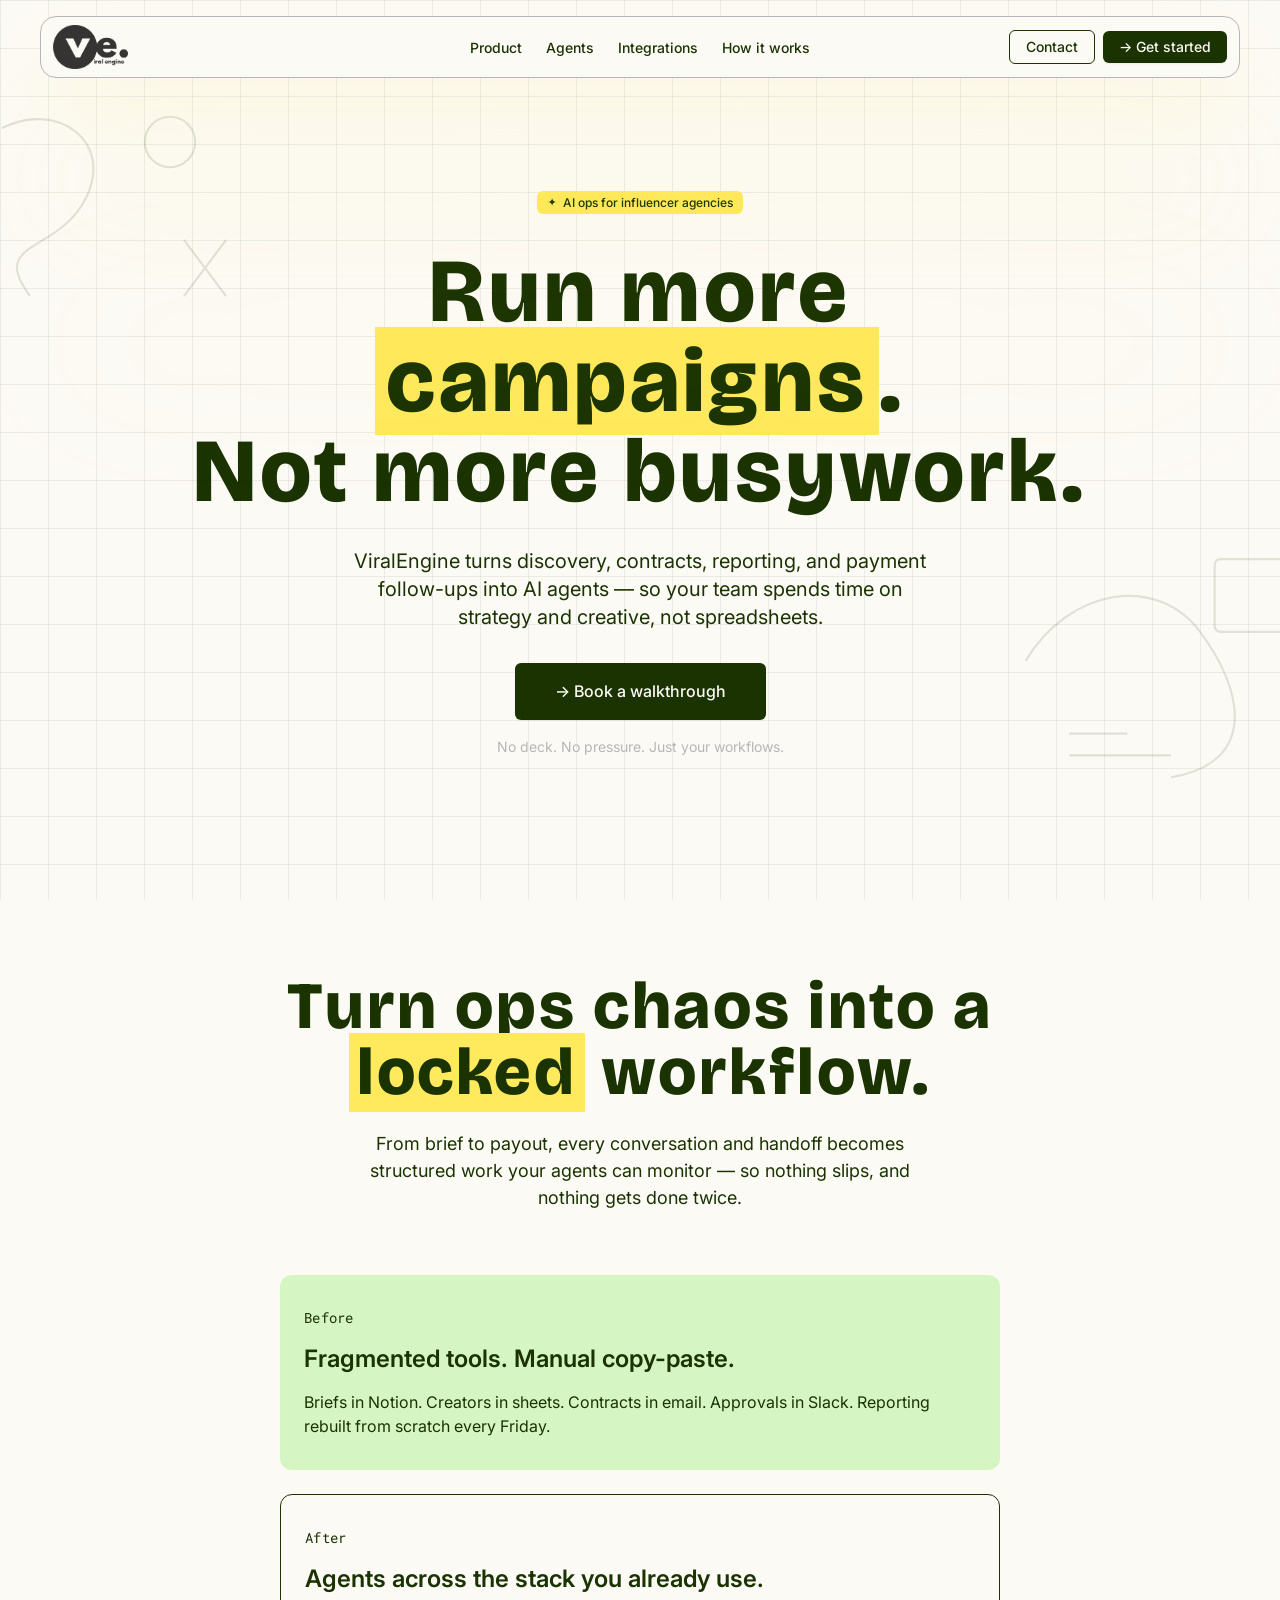
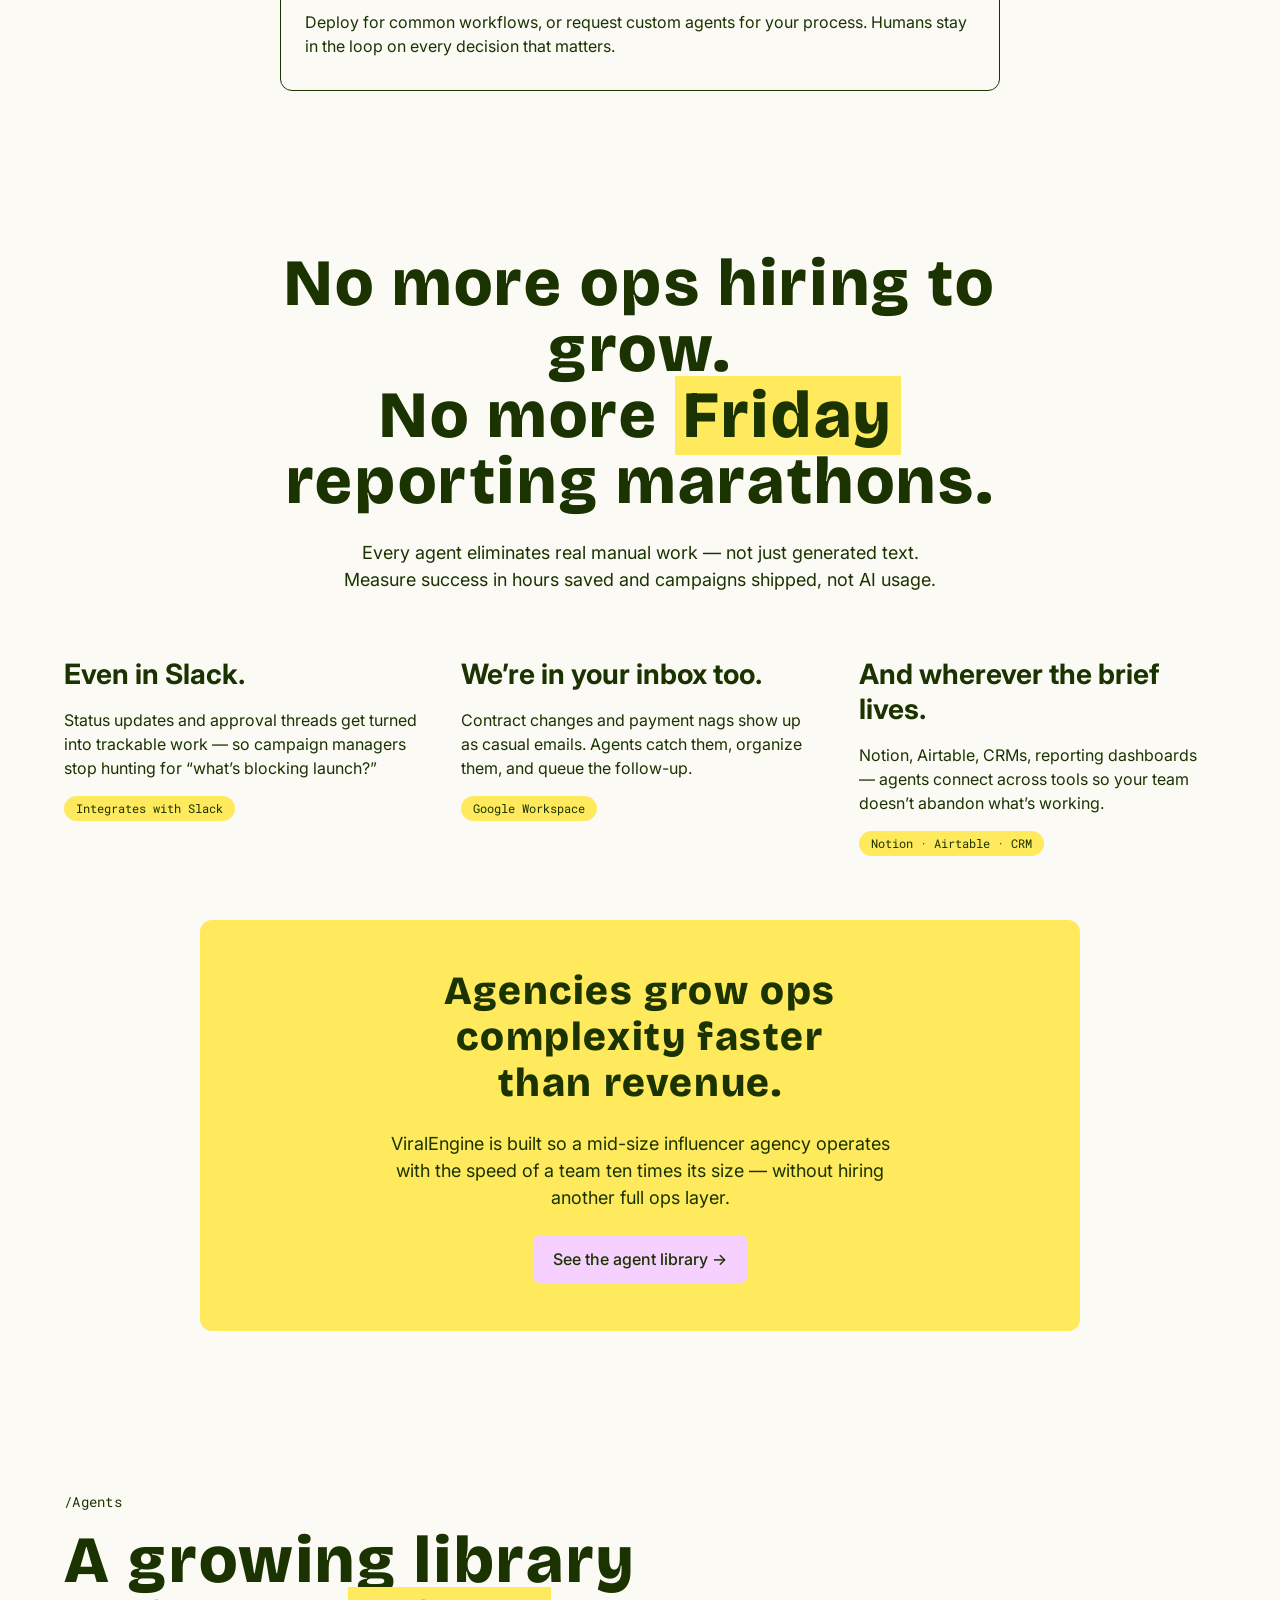
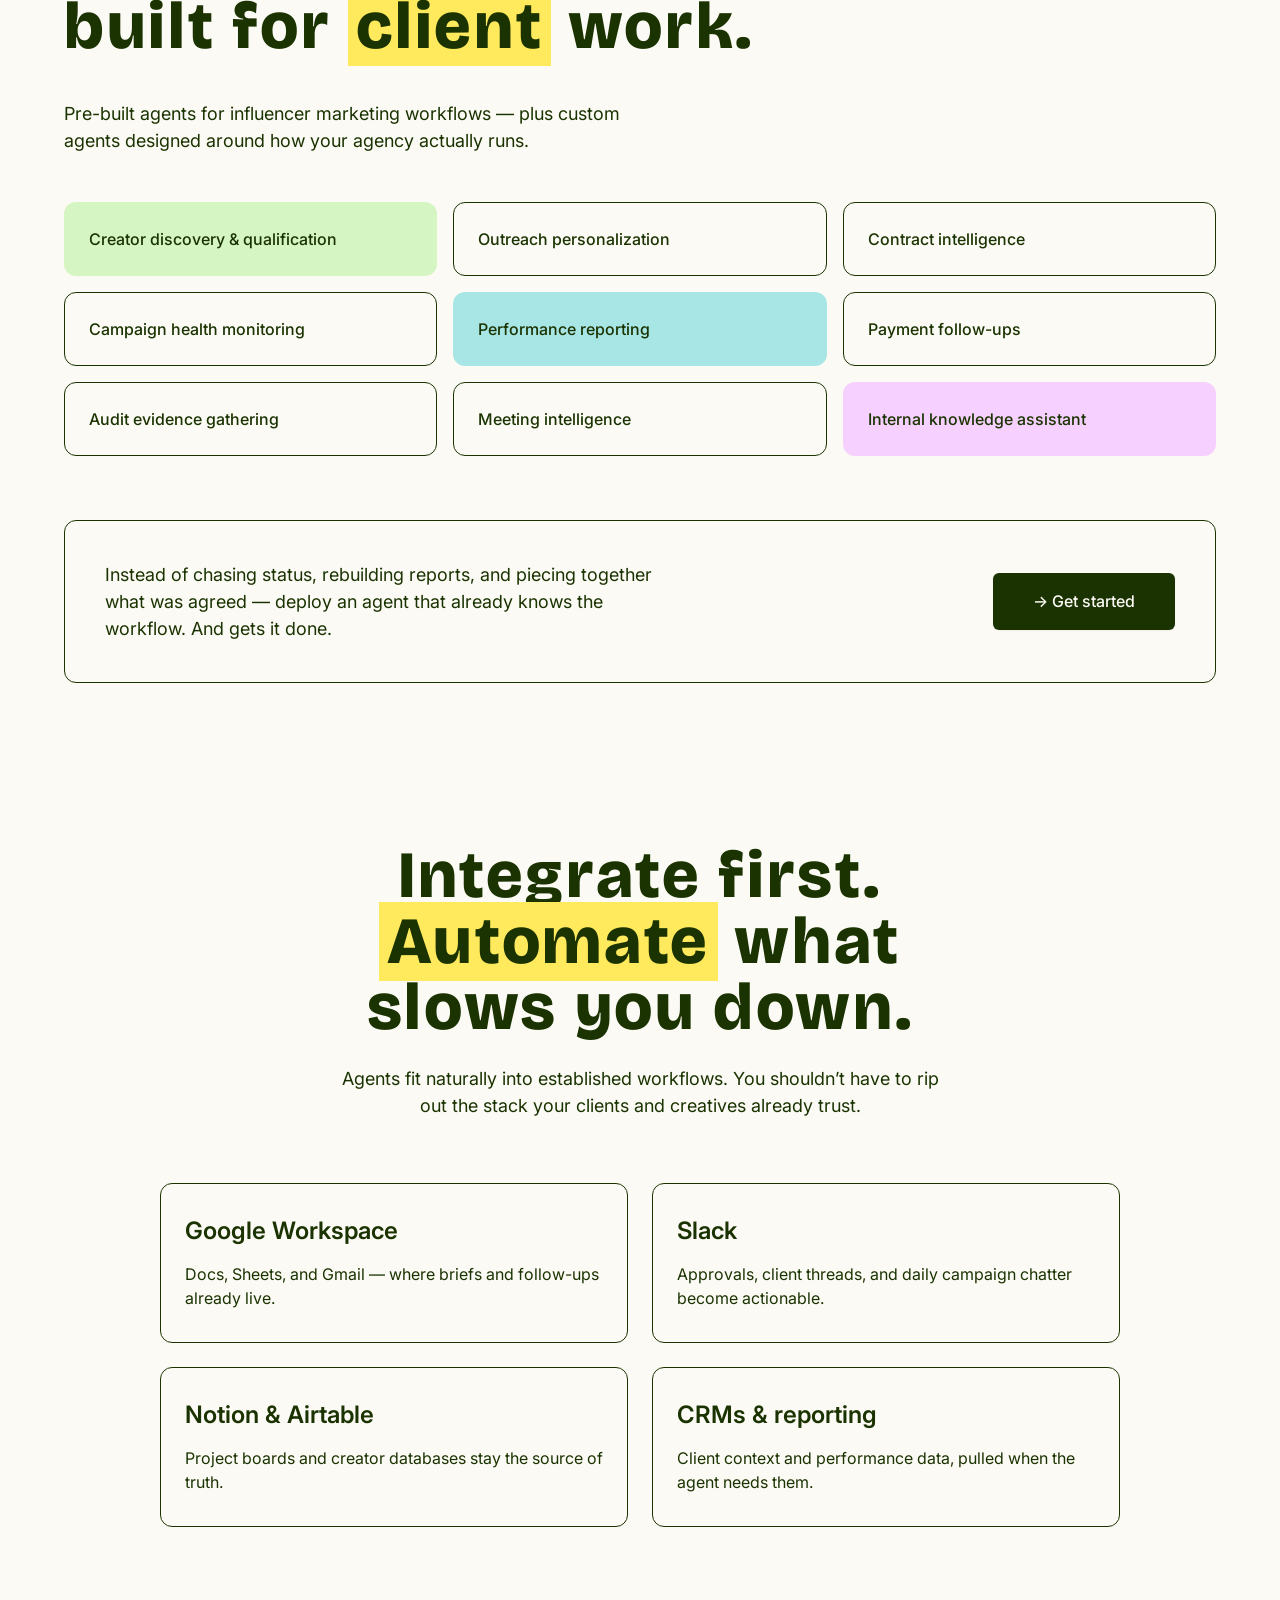
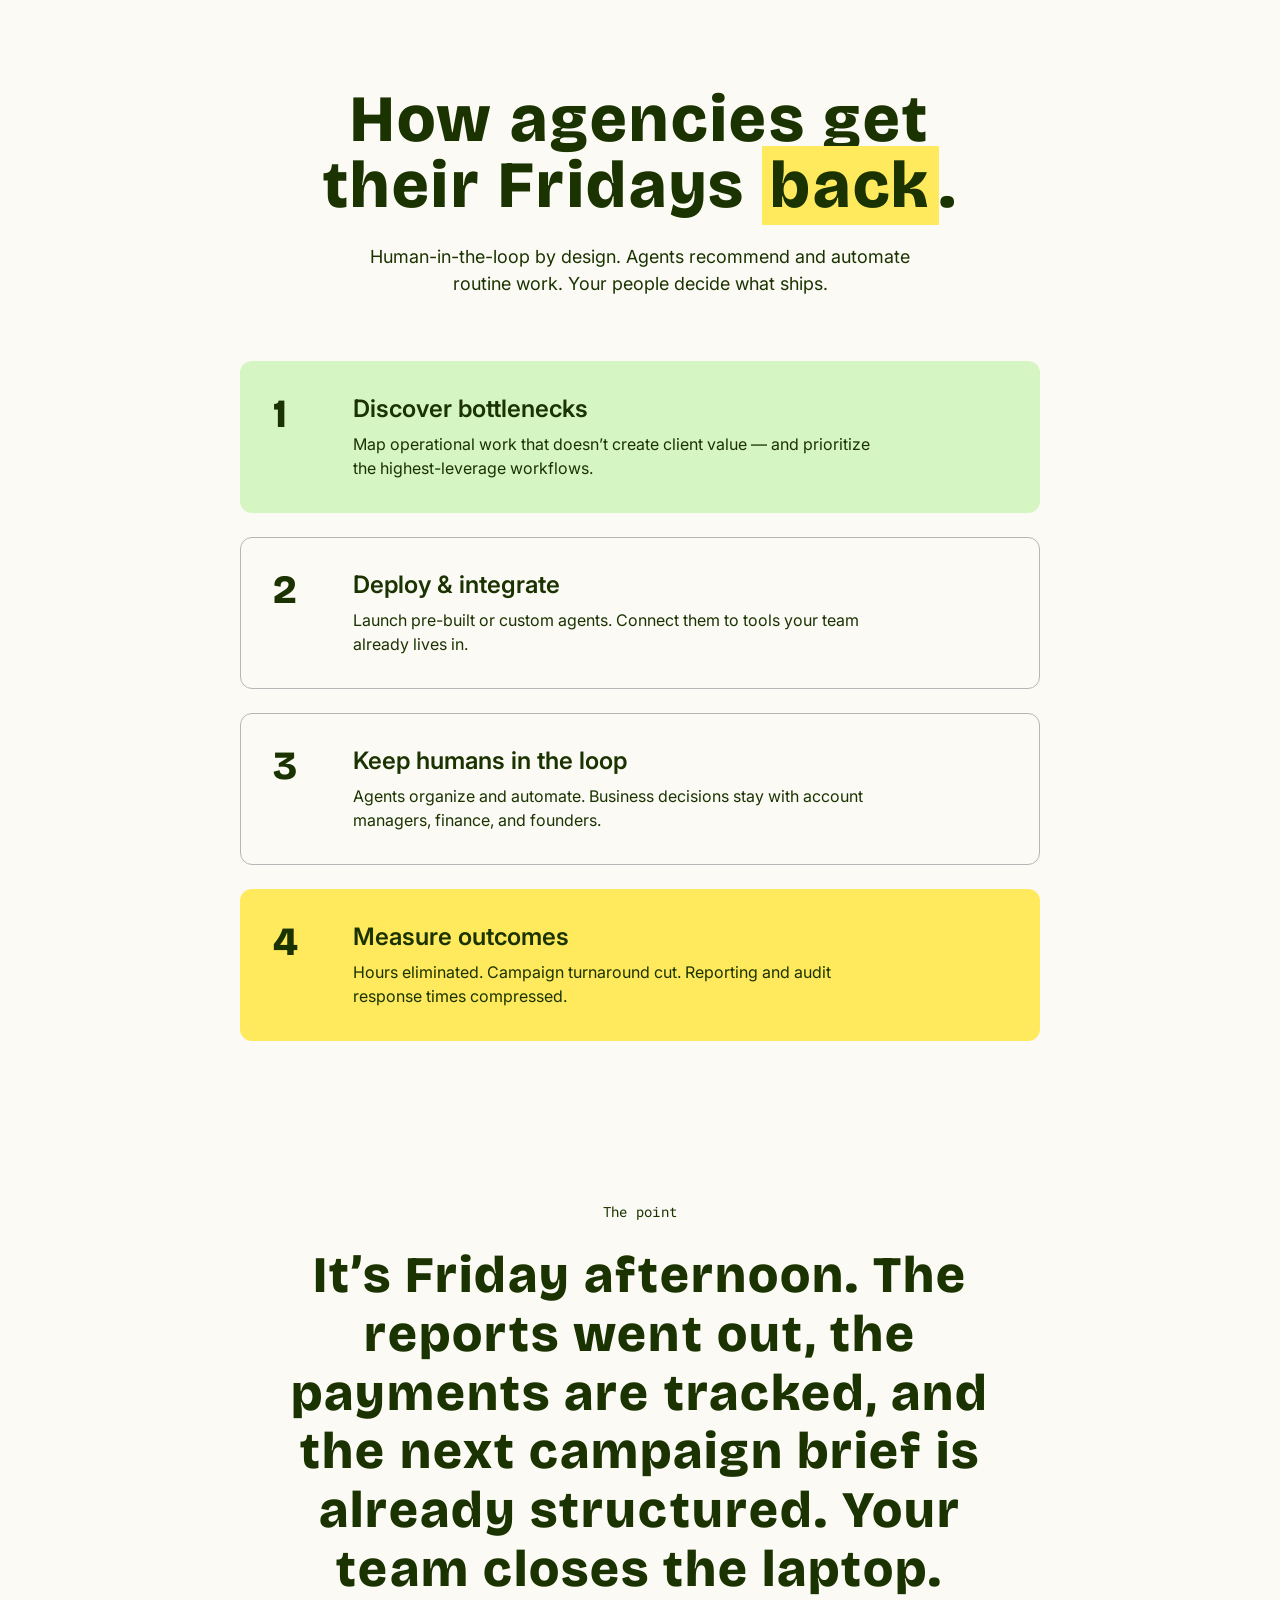
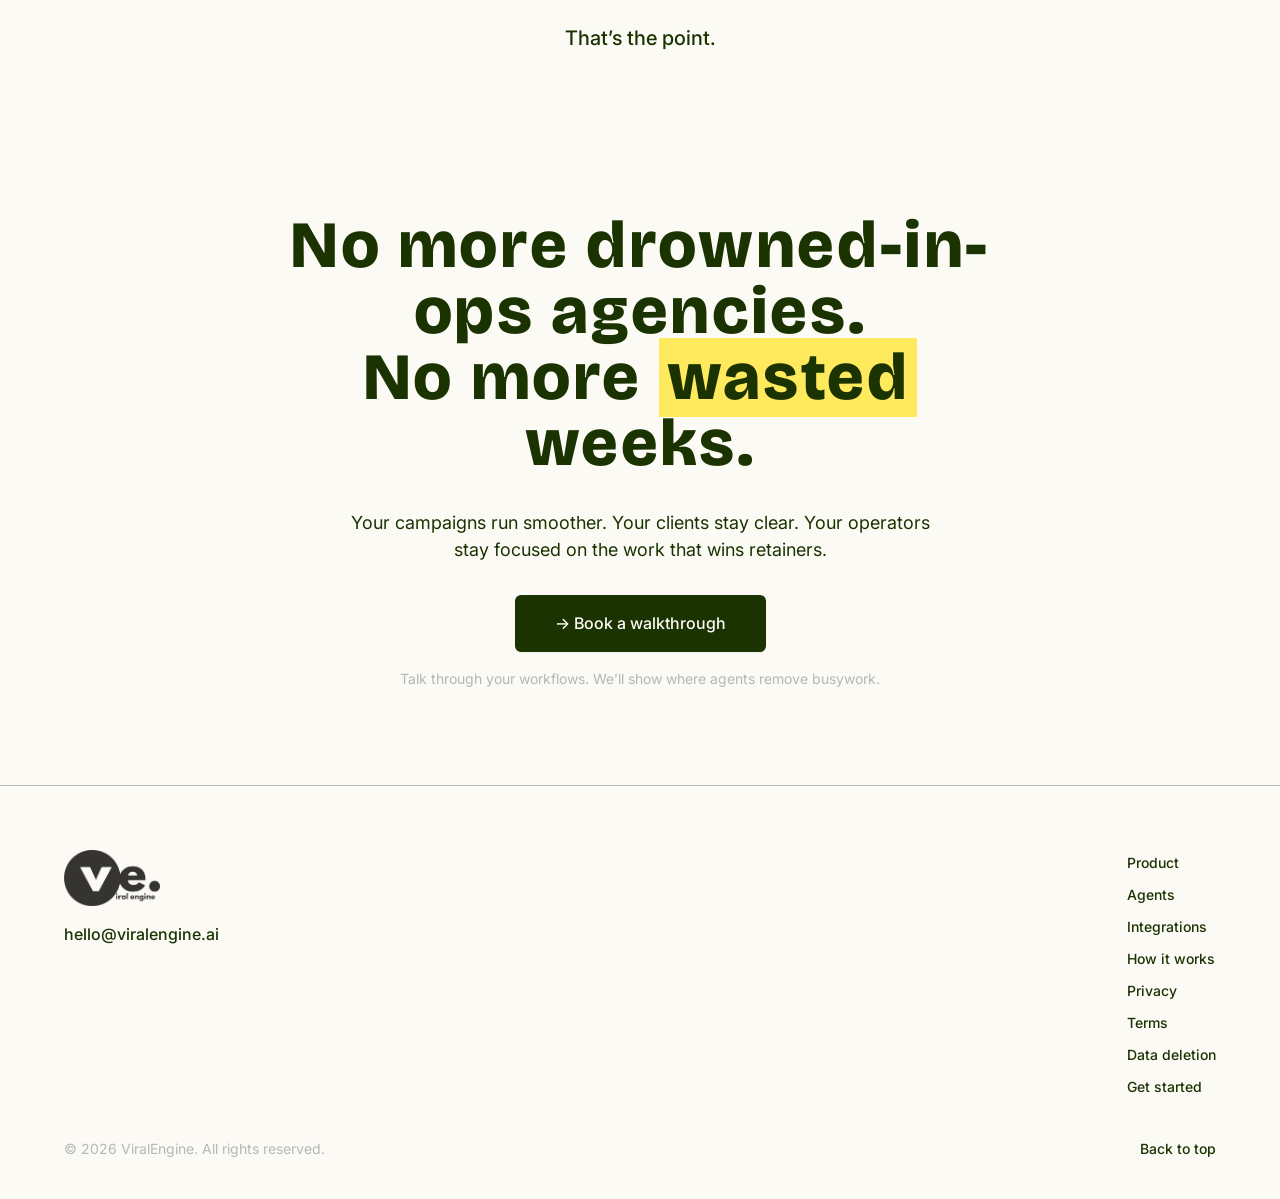
<file: index.html>
<!DOCTYPE html>
<html lang="en">
<head>
  <meta charset="UTF-8">
  <meta name="viewport" content="width=device-width, initial-scale=1.0">

  <title>ViralEngine — AI Operations for Influencer Marketing Agencies</title>
  <meta name="description" content="ViralEngine helps influencer marketing agencies run more campaigns with less busywork. Deploy AI agents for discovery, contracts, reporting, payments, and audits.">
  <meta name="keywords" content="influencer marketing automation, agency operations AI, campaign automation, creator discovery, AI agents for agencies">

  <meta property="og:title" content="ViralEngine — AI Operations for Influencer Marketing Agencies">
  <meta property="og:description" content="Operate with the speed of a team ten times your size. AI agents that automate agency ops so your people focus on strategy and creative.">
  <meta property="og:type" content="website">

  <link rel="preconnect" href="https://fonts.googleapis.com">
  <link rel="preconnect" href="https://fonts.gstatic.com" crossorigin>
  <link href="https://fonts.googleapis.com/css2?family=Bricolage+Grotesque:opsz,wght@12..96,800&family=Inter:wght@300;400;500;600;700&family=Roboto+Mono:wght@400&display=swap" rel="stylesheet">
  <link rel="stylesheet" href="./index.css">
</head>
<body>
  <div class="sketch-bg" aria-hidden="true">
    <svg class="sketch sketch--tl" viewBox="0 0 200 200" fill="none">
      <path d="M20 40c40-20 80 10 60 50s-70 30-40 70" stroke="currentColor" stroke-width="1.5"/>
      <circle cx="140" cy="50" r="18" stroke="currentColor" stroke-width="1.5"/>
      <path d="M150 120l30 40M180 120l-30 40" stroke="currentColor" stroke-width="1.5"/>
    </svg>
    <svg class="sketch sketch--br" viewBox="0 0 220 180" fill="none">
      <path d="M10 90c30-50 90-60 120-20s40 90-20 100" stroke="currentColor" stroke-width="1.5"/>
      <rect x="140" y="20" width="50" height="50" rx="4" stroke="currentColor" stroke-width="1.5"/>
      <path d="M40 140h40M40 155h70" stroke="currentColor" stroke-width="1.5"/>
    </svg>
  </div>

  <header class="nav" id="main-header">
    <div class="nav-shell">
      <a href="#home" class="nav-logo" id="nav-logo" aria-label="ViralEngine Home">
        <img class="logo-img" src="./assets/logo.png" alt="ViralEngine" width="137" height="80" decoding="async">
      </a>

      <nav aria-label="Main Navigation">
        <ul class="nav-links" id="nav-menu">
          <li><a href="#product" id="link-product">Product</a></li>
          <li><a href="#agents" id="link-agents">Agents</a></li>
          <li><a href="#integrations" id="link-integrations">Integrations</a></li>
          <li><a href="#process" id="link-process">How it works</a></li>
          <li class="nav-mobile-cta">
            <a href="https://calendly.com/roopamg777/30min" target="_blank" rel="noopener noreferrer" class="btn-primary btn-primary--compact" id="btn-nav-cta-mobile">→ Get started</a>
          </li>
        </ul>
      </nav>

      <div class="nav-actions">
        <a href="mailto:hello@viralengine.ai" class="btn-outline" id="btn-nav-contact">Contact</a>
        <a href="https://calendly.com/roopamg777/30min" target="_blank" rel="noopener noreferrer" class="btn-primary btn-primary--compact" id="btn-nav-cta">→ Get started</a>
        <button class="mobile-toggle" id="mobile-menu-toggle" aria-label="Toggle Navigation Menu" aria-expanded="false" type="button">
          <span></span>
          <span></span>
        </button>
      </div>
    </div>
  </header>

  <main>
    <!-- Hero -->
    <section class="hero" id="home">
      <div class="hero-inner">
        <p class="tagline-badge">
          <span class="tagline-badge__icon" aria-hidden="true">✦</span>
          AI ops for influencer agencies
        </p>

        <h1 class="display-headline">
          Run more <span class="highlight">campaigns</span>.<br>
          Not more busywork.
        </h1>

        <p class="hero-sub">
          ViralEngine turns discovery, contracts, reporting, and payment follow-ups into AI agents — so your team spends time on strategy and creative, not spreadsheets.
        </p>

        <div class="cta-stack">
          <a href="https://calendly.com/roopamg777/30min" target="_blank" rel="noopener noreferrer" class="btn-primary" id="btn-hero-cta">
            → Book a walkthrough
          </a>
          <p class="reassurance">No deck. No pressure. Just your workflows.</p>
        </div>
      </div>
    </section>

    <!-- Product story -->
    <section class="section" id="product">
      <div class="container">
        <div class="section-intro section-intro--center">
          <h2 class="section-display">
            Turn ops chaos into a <span class="highlight">locked</span> workflow.
          </h2>
          <p class="section-lead">
            From brief to payout, every conversation and handoff becomes structured work your agents can monitor — so nothing slips, and nothing gets done twice.
          </p>
        </div>

        <div class="story-stack">
          <article class="sticky-card sticky-card--mint reveal">
            <p class="mono-label">Before</p>
            <h3 class="sticky-card__title">Fragmented tools. Manual copy-paste.</h3>
            <p class="sticky-card__body">
              Briefs in Notion. Creators in sheets. Contracts in email. Approvals in Slack. Reporting rebuilt from scratch every Friday.
            </p>
          </article>
          <article class="sticky-card sticky-card--cream sticky-card--bordered reveal reveal-delay-1">
            <p class="mono-label">After</p>
            <h3 class="sticky-card__title">Agents across the stack you already use.</h3>
            <p class="sticky-card__body">
              Deploy for common workflows, or request custom agents for your process. Humans stay in the loop on every decision that matters.
            </p>
          </article>
        </div>
      </div>
    </section>

    <!-- Pain / outcomes -->
    <section class="section section--tight" id="scope">
      <div class="container">
        <div class="section-intro section-intro--center">
          <h2 class="section-display">
            No more ops hiring to grow.<br>
            No more <span class="highlight">Friday</span> reporting marathons.
          </h2>
          <p class="section-lead">
            Every agent eliminates real manual work — not just generated text. Measure success in hours saved and campaigns shipped, not AI usage.
          </p>
        </div>

        <div class="feature-row">
          <article class="feature-block reveal">
            <h3 class="feature-block__title">Even in Slack.</h3>
            <p class="feature-block__body">
              Status updates and approval threads get turned into trackable work — so campaign managers stop hunting for “what’s blocking launch?”
            </p>
            <span class="pill-tag">Integrates with Slack</span>
          </article>
          <article class="feature-block reveal reveal-delay-1">
            <h3 class="feature-block__title">We’re in your inbox too.</h3>
            <p class="feature-block__body">
              Contract changes and payment nags show up as casual emails. Agents catch them, organize them, and queue the follow-up.
            </p>
            <span class="pill-tag">Google Workspace</span>
          </article>
          <article class="feature-block reveal reveal-delay-2">
            <h3 class="feature-block__title">And wherever the brief lives.</h3>
            <p class="feature-block__body">
              Notion, Airtable, CRMs, reporting dashboards — agents connect across tools so your team doesn’t abandon what’s working.
            </p>
            <span class="pill-tag">Notion · Airtable · CRM</span>
          </article>
        </div>

        <aside class="callout reveal" aria-label="Outcome callout">
          <p class="callout__stat">Agencies grow ops complexity faster than revenue.</p>
          <p class="callout__body">
            ViralEngine is built so a mid-size influencer agency operates with the speed of a team ten times its size — without hiring another full ops layer.
          </p>
          <a href="#agents" class="btn-pastel btn-pastel--blush">See the agent library →</a>
        </aside>
      </div>
    </section>

    <!-- Agent library -->
    <section class="section" id="agents">
      <div class="container">
        <div class="agent-intro">
          <p class="mono-label">/Agents</p>
          <h2 class="section-display">
            A growing library built for <span class="highlight">client</span> work.
          </h2>
          <p class="section-lead section-lead--left">
            Pre-built agents for influencer marketing workflows — plus custom agents designed around how your agency actually runs.
          </p>
        </div>

        <ul class="capability-list">
          <li class="capability-item reveal">Creator discovery &amp; qualification</li>
          <li class="capability-item reveal reveal-delay-1">Outreach personalization</li>
          <li class="capability-item reveal reveal-delay-2">Contract intelligence</li>
          <li class="capability-item reveal">Campaign health monitoring</li>
          <li class="capability-item reveal reveal-delay-1">Performance reporting</li>
          <li class="capability-item reveal reveal-delay-2">Payment follow-ups</li>
          <li class="capability-item reveal">Audit evidence gathering</li>
          <li class="capability-item reveal reveal-delay-1">Meeting intelligence</li>
          <li class="capability-item reveal reveal-delay-2">Internal knowledge assistant</li>
        </ul>

        <div class="agent-strip reveal">
          <p class="agent-strip__text">
            Instead of chasing status, rebuilding reports, and piecing together what was agreed — deploy an agent that already knows the workflow. And gets it done.
          </p>
          <a href="https://calendly.com/roopamg777/30min" target="_blank" rel="noopener noreferrer" class="btn-primary" id="btn-agents-cta">
            → Get started
          </a>
        </div>
      </div>
    </section>

    <!-- Integrations -->
    <section class="section section--tight" id="integrations">
      <div class="container">
        <div class="section-intro section-intro--center">
          <h2 class="section-display">
            Integrate first.<br>
            <span class="highlight">Automate</span> what slows you down.
          </h2>
          <p class="section-lead">
            Agents fit naturally into established workflows. You shouldn’t have to rip out the stack your clients and creatives already trust.
          </p>
        </div>

        <div class="integration-grid">
          <div class="sticky-card sticky-card--cream sticky-card--bordered reveal">
            <h3 class="sticky-card__title">Google Workspace</h3>
            <p class="sticky-card__body">Docs, Sheets, and Gmail — where briefs and follow-ups already live.</p>
          </div>
          <div class="sticky-card sticky-card--cream sticky-card--bordered reveal reveal-delay-1">
            <h3 class="sticky-card__title">Slack</h3>
            <p class="sticky-card__body">Approvals, client threads, and daily campaign chatter become actionable.</p>
          </div>
          <div class="sticky-card sticky-card--cream sticky-card--bordered reveal reveal-delay-2">
            <h3 class="sticky-card__title">Notion &amp; Airtable</h3>
            <p class="sticky-card__body">Project boards and creator databases stay the source of truth.</p>
          </div>
          <div class="sticky-card sticky-card--cream sticky-card--bordered reveal reveal-delay-3">
            <h3 class="sticky-card__title">CRMs &amp; reporting</h3>
            <p class="sticky-card__body">Client context and performance data, pulled when the agent needs them.</p>
          </div>
        </div>
      </div>
    </section>

    <!-- Process -->
    <section class="section" id="process">
      <div class="container">
        <div class="section-intro section-intro--center">
          <h2 class="section-display">
            How agencies get their Fridays <span class="highlight">back</span>.
          </h2>
          <p class="section-lead">
            Human-in-the-loop by design. Agents recommend and automate routine work. Your people decide what ships.
          </p>
        </div>

        <ol class="process-list">
          <li class="process-step reveal">
            <span class="process-step__num" aria-hidden="true">1</span>
            <div>
              <h3 class="process-step__title">Discover bottlenecks</h3>
              <p class="process-step__body">Map operational work that doesn’t create client value — and prioritize the highest-leverage workflows.</p>
            </div>
          </li>
          <li class="process-step reveal reveal-delay-1">
            <span class="process-step__num" aria-hidden="true">2</span>
            <div>
              <h3 class="process-step__title">Deploy &amp; integrate</h3>
              <p class="process-step__body">Launch pre-built or custom agents. Connect them to tools your team already lives in.</p>
            </div>
          </li>
          <li class="process-step reveal reveal-delay-2">
            <span class="process-step__num" aria-hidden="true">3</span>
            <div>
              <h3 class="process-step__title">Keep humans in the loop</h3>
              <p class="process-step__body">Agents organize and automate. Business decisions stay with account managers, finance, and founders.</p>
            </div>
          </li>
          <li class="process-step reveal reveal-delay-3">
            <span class="process-step__num" aria-hidden="true">4</span>
            <div>
              <h3 class="process-step__title">Measure outcomes</h3>
              <p class="process-step__body">Hours eliminated. Campaign turnaround cut. Reporting and audit response times compressed.</p>
            </div>
          </li>
        </ol>
      </div>
    </section>

    <!-- Closing line -->
    <section class="section section--tight" id="about">
      <div class="container">
        <div class="closing-panel reveal">
          <p class="closing-panel__eyebrow mono-label">The point</p>
          <blockquote class="closing-panel__quote">
            It’s Friday afternoon. The reports went out, the payments are tracked, and the next campaign brief is already structured. Your team closes the laptop.
          </blockquote>
          <p class="closing-panel__punch">That’s the point.</p>
        </div>
      </div>
    </section>

    <!-- Final CTA -->
    <section class="section" id="cta">
      <div class="container container--narrow">
        <div class="final-cta">
          <h2 class="section-display">
            No more drowned-in-ops agencies.<br>
            No more <span class="highlight">wasted</span> weeks.
          </h2>
          <p class="section-lead">
            Your campaigns run smoother. Your clients stay clear. Your operators stay focused on the work that wins retainers.
          </p>
          <div class="cta-stack">
            <a href="https://calendly.com/roopamg777/30min" target="_blank" rel="noopener noreferrer" class="btn-primary" id="btn-cta-main">
              → Book a walkthrough
            </a>
            <p class="reassurance">Talk through your workflows. We’ll show where agents remove busywork.</p>
          </div>
        </div>
      </div>
    </section>
  </main>

  <footer class="footer" id="footer">
    <div class="footer-inner">
      <div class="footer-top">
        <div class="footer-brand">
          <a href="#home" class="nav-logo" aria-label="ViralEngine Home">
            <img class="logo-img logo-img--footer" src="./assets/logo.png" alt="ViralEngine" width="154" height="90" decoding="async">
          </a>
          <a href="mailto:hello@viralengine.ai" class="footer-email" id="footer-email">hello@viralengine.ai</a>
        </div>
        <ul class="footer-links">
          <li><a href="#product">Product</a></li>
          <li><a href="#agents">Agents</a></li>
          <li><a href="#integrations">Integrations</a></li>
          <li><a href="#process">How it works</a></li>
          <li><a href="./privacy.html">Privacy</a></li>
          <li><a href="./terms.html">Terms</a></li>
          <li><a href="./data-deletion.html">Data deletion</a></li>
          <li><a href="https://calendly.com/roopamg777/30min" target="_blank" rel="noopener noreferrer">Get started</a></li>
        </ul>
      </div>
      <div class="footer-bottom">
        <span class="footer-copy">© 2026 ViralEngine. All rights reserved.</span>
        <a href="#home" class="footer-back" id="footer-back-top">Back to top</a>
      </div>
    </div>
  </footer>

  <script src="./index.js"></script>
</body>
</html>
</file>
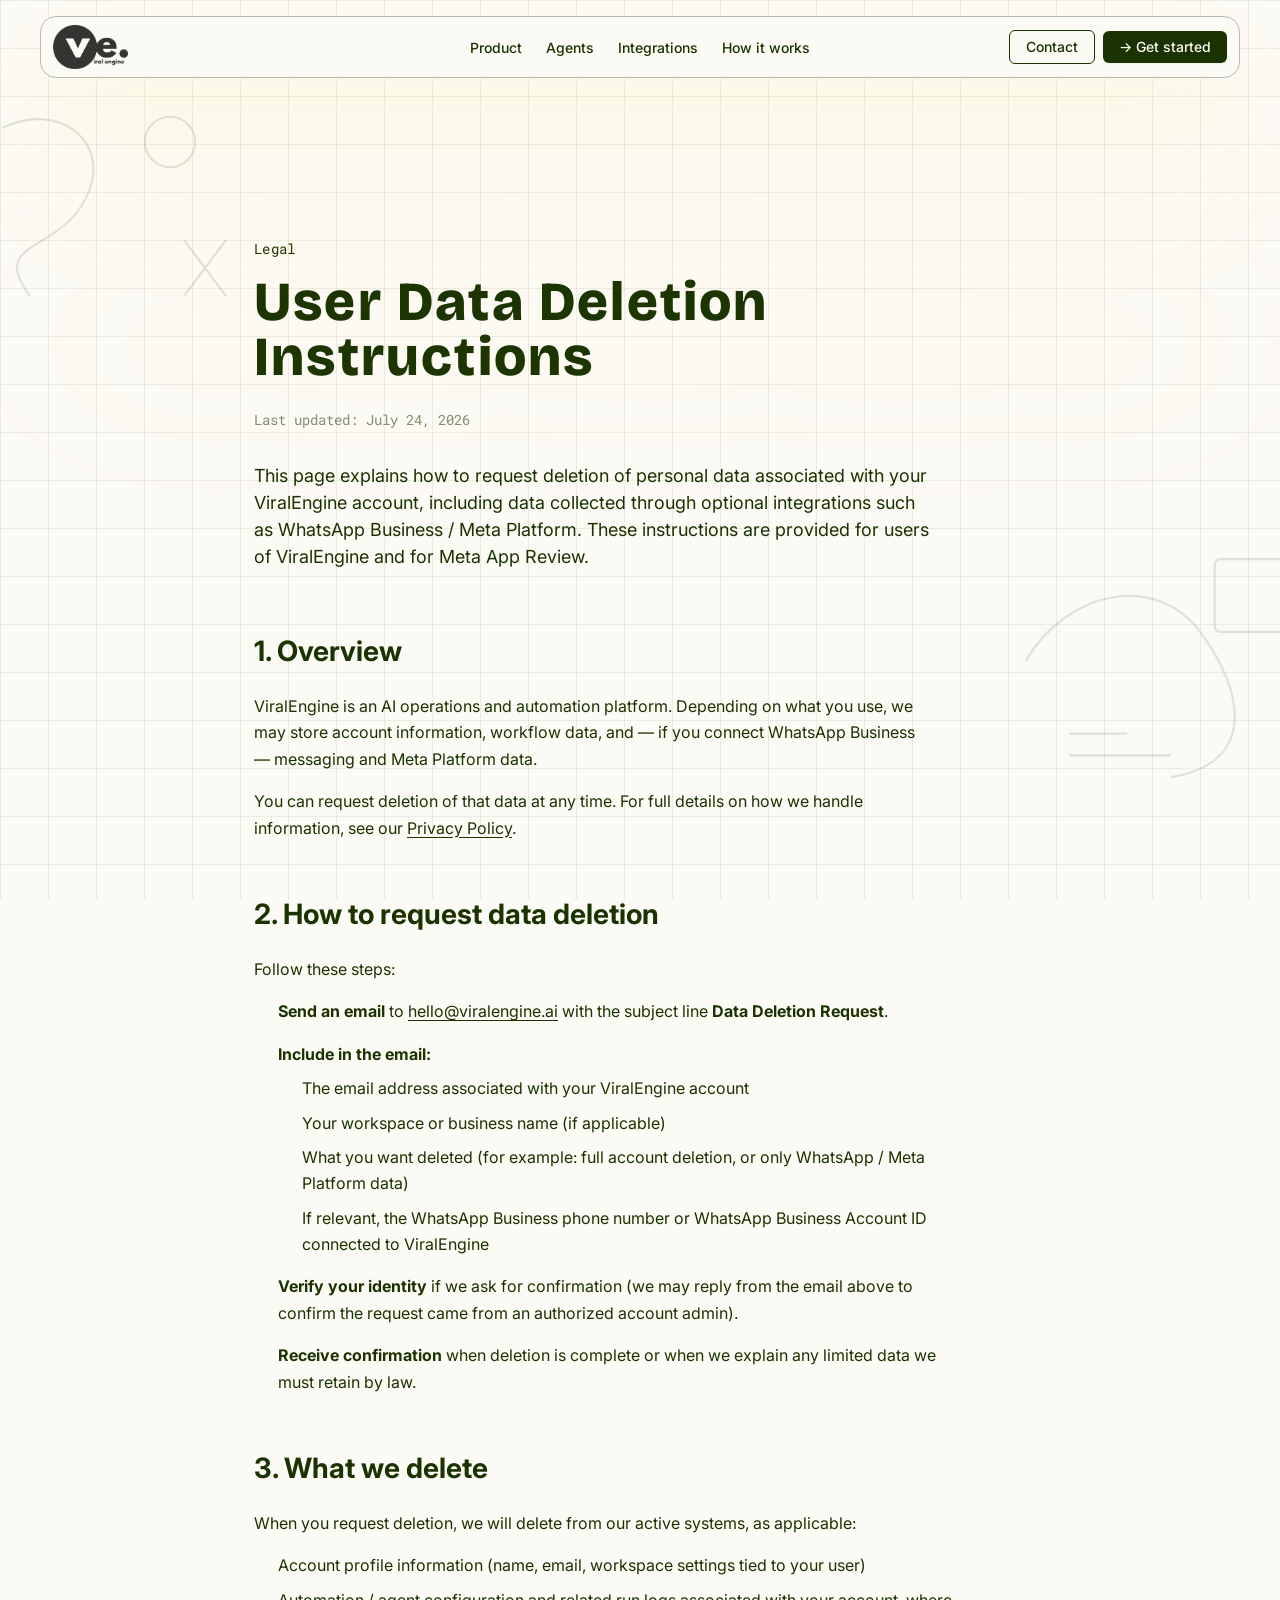
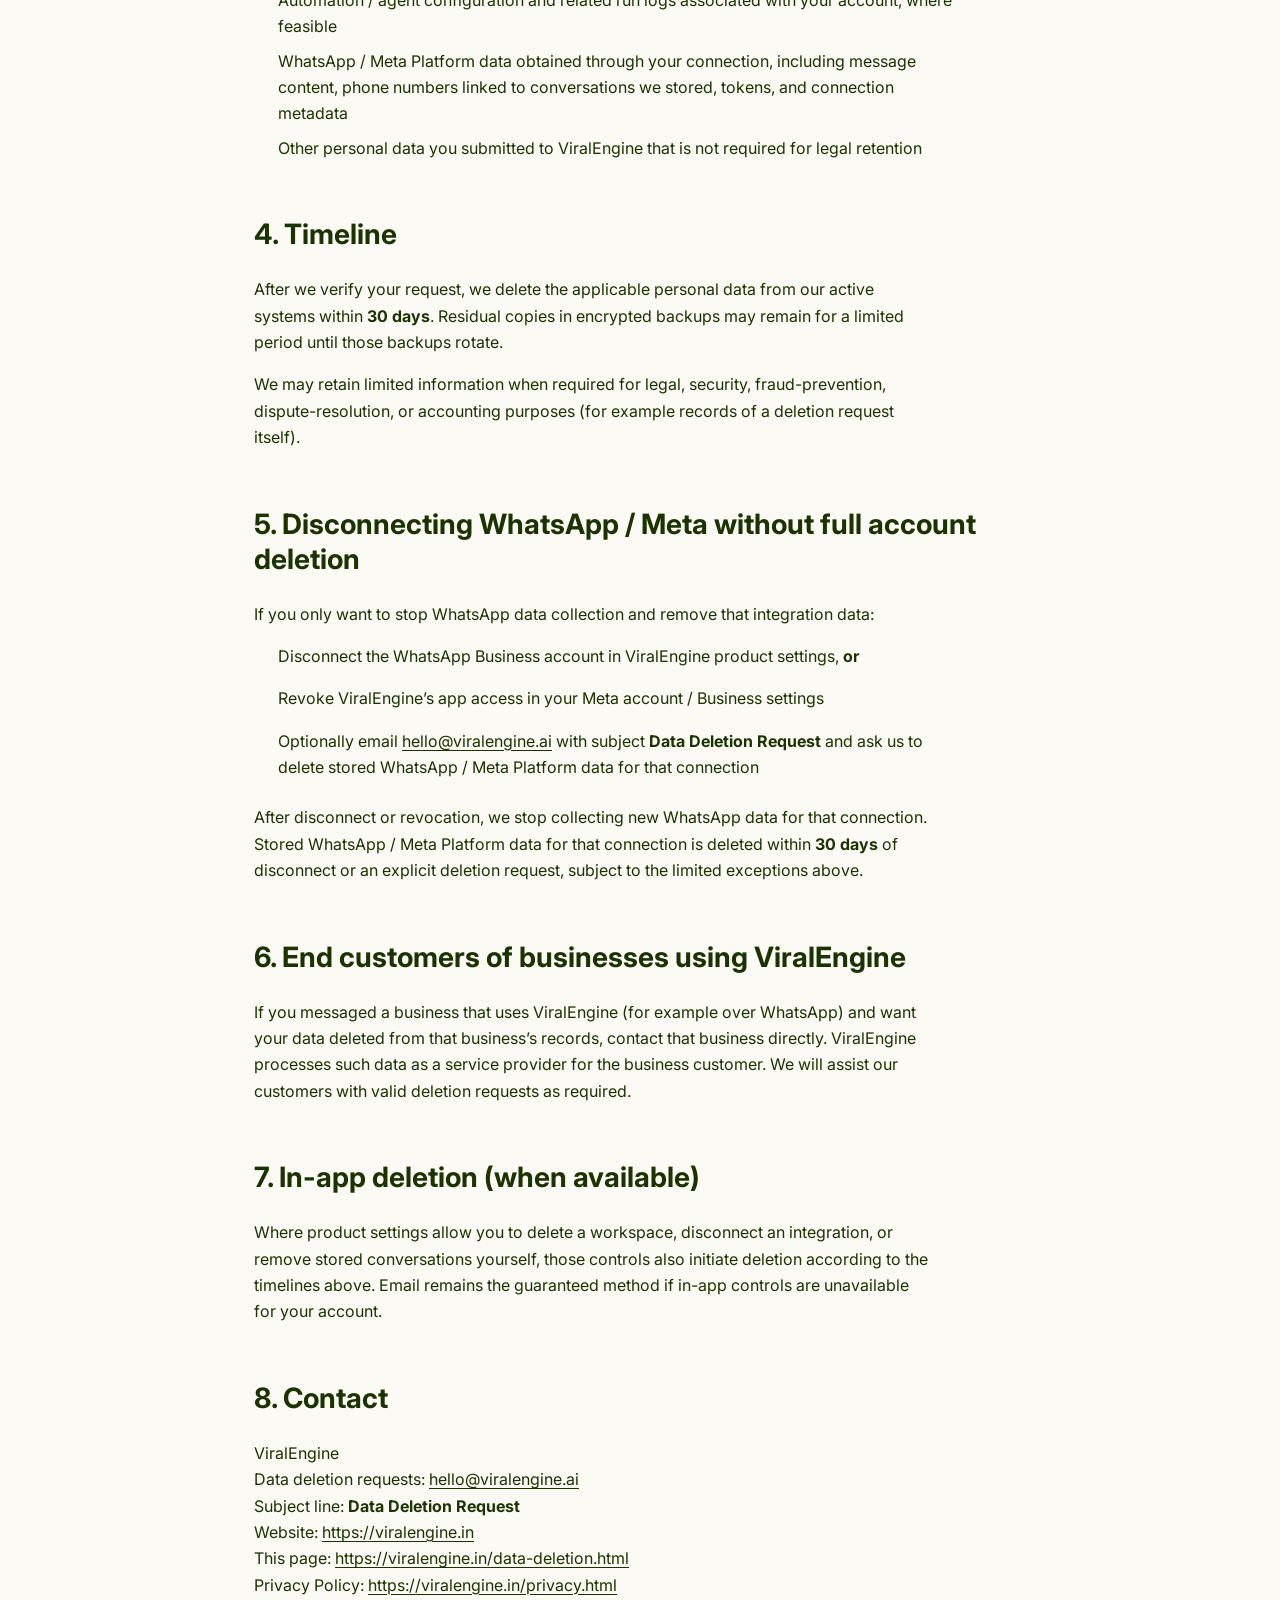
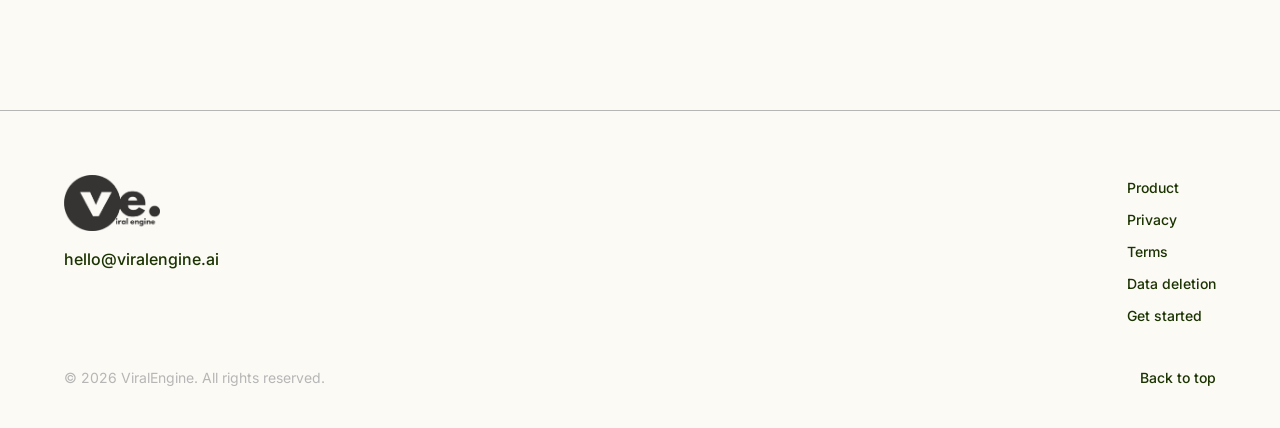
<file: data-deletion.html>
<!DOCTYPE html>
<html lang="en">
<head>
  <meta charset="UTF-8">
  <meta name="viewport" content="width=device-width, initial-scale=1.0">

  <title>User Data Deletion Instructions — ViralEngine</title>
  <meta name="description" content="How to request deletion of your ViralEngine account data and optional WhatsApp / Meta Platform data.">
  <meta name="robots" content="index, follow">

  <meta property="og:title" content="User Data Deletion Instructions — ViralEngine">
  <meta property="og:description" content="Step-by-step instructions to delete your ViralEngine user data, including WhatsApp Business connection data.">
  <meta property="og:type" content="website">

  <link rel="preconnect" href="https://fonts.googleapis.com">
  <link rel="preconnect" href="https://fonts.gstatic.com" crossorigin>
  <link href="https://fonts.googleapis.com/css2?family=Bricolage+Grotesque:opsz,wght@12..96,800&family=Inter:wght@300;400;500;600;700&family=Roboto+Mono:wght@400&display=swap" rel="stylesheet">
  <link rel="stylesheet" href="./index.css">
</head>
<body>
  <div class="sketch-bg" aria-hidden="true">
    <svg class="sketch sketch--tl" viewBox="0 0 200 200" fill="none">
      <path d="M20 40c40-20 80 10 60 50s-70 30-40 70" stroke="currentColor" stroke-width="1.5"/>
      <circle cx="140" cy="50" r="18" stroke="currentColor" stroke-width="1.5"/>
      <path d="M150 120l30 40M180 120l-30 40" stroke="currentColor" stroke-width="1.5"/>
    </svg>
    <svg class="sketch sketch--br" viewBox="0 0 220 180" fill="none">
      <path d="M10 90c30-50 90-60 120-20s40 90-20 100" stroke="currentColor" stroke-width="1.5"/>
      <rect x="140" y="20" width="50" height="50" rx="4" stroke="currentColor" stroke-width="1.5"/>
      <path d="M40 140h40M40 155h70" stroke="currentColor" stroke-width="1.5"/>
    </svg>
  </div>

  <header class="nav" id="main-header">
    <div class="nav-shell">
      <a href="./index.html" class="nav-logo" id="nav-logo" aria-label="ViralEngine Home">
        <img class="logo-img" src="./assets/logo.png" alt="ViralEngine" width="137" height="80" decoding="async">
      </a>

      <nav aria-label="Main Navigation">
        <ul class="nav-links" id="nav-menu">
          <li><a href="./index.html#product">Product</a></li>
          <li><a href="./index.html#agents">Agents</a></li>
          <li><a href="./index.html#integrations">Integrations</a></li>
          <li><a href="./index.html#process">How it works</a></li>
          <li class="nav-mobile-cta">
            <a href="https://calendly.com/roopamg777/30min" target="_blank" rel="noopener noreferrer" class="btn-primary btn-primary--compact">→ Get started</a>
          </li>
        </ul>
      </nav>

      <div class="nav-actions">
        <a href="mailto:hello@viralengine.ai" class="btn-outline">Contact</a>
        <a href="https://calendly.com/roopamg777/30min" target="_blank" rel="noopener noreferrer" class="btn-primary btn-primary--compact">→ Get started</a>
        <button class="mobile-toggle" id="mobile-menu-toggle" aria-label="Toggle Navigation Menu" aria-expanded="false" type="button">
          <span></span>
          <span></span>
        </button>
      </div>
    </div>
  </header>

  <main>
    <section class="legal-hero">
      <div class="container container--narrow">
        <p class="mono-label">Legal</p>
        <h1 class="legal-title">User Data Deletion Instructions</h1>
        <p class="legal-updated">Last updated: July 24, 2026</p>
        <p class="legal-lead">
          This page explains how to request deletion of personal data associated with your ViralEngine account, including data collected through optional integrations such as WhatsApp Business / Meta Platform. These instructions are provided for users of ViralEngine and for Meta App Review.
        </p>
      </div>
    </section>

    <section class="section section--tight legal-section">
      <div class="container container--narrow">
        <article class="legal-content">
          <h2>1. Overview</h2>
          <p>
            ViralEngine is an AI operations and automation platform. Depending on what you use, we may store account information, workflow data, and — if you connect WhatsApp Business — messaging and Meta Platform data.
          </p>
          <p>
            You can request deletion of that data at any time. For full details on how we handle information, see our <a href="./privacy.html">Privacy Policy</a>.
          </p>

          <h2>2. How to request data deletion</h2>
          <p>Follow these steps:</p>
          <ol class="legal-steps">
            <li>
              <strong>Send an email</strong> to <a href="mailto:hello@viralengine.ai?subject=Data%20Deletion%20Request">hello@viralengine.ai</a> with the subject line <strong>Data Deletion Request</strong>.
            </li>
            <li>
              <strong>Include in the email:</strong>
              <ul>
                <li>The email address associated with your ViralEngine account</li>
                <li>Your workspace or business name (if applicable)</li>
                <li>What you want deleted (for example: full account deletion, or only WhatsApp / Meta Platform data)</li>
                <li>If relevant, the WhatsApp Business phone number or WhatsApp Business Account ID connected to ViralEngine</li>
              </ul>
            </li>
            <li>
              <strong>Verify your identity</strong> if we ask for confirmation (we may reply from the email above to confirm the request came from an authorized account admin).
            </li>
            <li>
              <strong>Receive confirmation</strong> when deletion is complete or when we explain any limited data we must retain by law.
            </li>
          </ol>

          <h2>3. What we delete</h2>
          <p>When you request deletion, we will delete from our active systems, as applicable:</p>
          <ul>
            <li>Account profile information (name, email, workspace settings tied to your user)</li>
            <li>Automation / agent configuration and related run logs associated with your account, where feasible</li>
            <li>WhatsApp / Meta Platform data obtained through your connection, including message content, phone numbers linked to conversations we stored, tokens, and connection metadata</li>
            <li>Other personal data you submitted to ViralEngine that is not required for legal retention</li>
          </ul>

          <h2>4. Timeline</h2>
          <p>
            After we verify your request, we delete the applicable personal data from our active systems within <strong>30 days</strong>. Residual copies in encrypted backups may remain for a limited period until those backups rotate.
          </p>
          <p>
            We may retain limited information when required for legal, security, fraud-prevention, dispute-resolution, or accounting purposes (for example records of a deletion request itself).
          </p>

          <h2>5. Disconnecting WhatsApp / Meta without full account deletion</h2>
          <p>If you only want to stop WhatsApp data collection and remove that integration data:</p>
          <ol class="legal-steps">
            <li>Disconnect the WhatsApp Business account in ViralEngine product settings, <strong>or</strong></li>
            <li>Revoke ViralEngine’s app access in your Meta account / Business settings</li>
            <li>Optionally email <a href="mailto:hello@viralengine.ai?subject=Data%20Deletion%20Request">hello@viralengine.ai</a> with subject <strong>Data Deletion Request</strong> and ask us to delete stored WhatsApp / Meta Platform data for that connection</li>
          </ol>
          <p>
            After disconnect or revocation, we stop collecting new WhatsApp data for that connection. Stored WhatsApp / Meta Platform data for that connection is deleted within <strong>30 days</strong> of disconnect or an explicit deletion request, subject to the limited exceptions above.
          </p>

          <h2>6. End customers of businesses using ViralEngine</h2>
          <p>
            If you messaged a business that uses ViralEngine (for example over WhatsApp) and want your data deleted from that business’s records, contact that business directly. ViralEngine processes such data as a service provider for the business customer. We will assist our customers with valid deletion requests as required.
          </p>

          <h2>7. In-app deletion (when available)</h2>
          <p>
            Where product settings allow you to delete a workspace, disconnect an integration, or remove stored conversations yourself, those controls also initiate deletion according to the timelines above. Email remains the guaranteed method if in-app controls are unavailable for your account.
          </p>

          <h2>8. Contact</h2>
          <p>
            ViralEngine<br>
            Data deletion requests: <a href="mailto:hello@viralengine.ai?subject=Data%20Deletion%20Request">hello@viralengine.ai</a><br>
            Subject line: <strong>Data Deletion Request</strong><br>
            Website: <a href="https://viralengine.in">https://viralengine.in</a><br>
            This page: <a href="https://viralengine.in/data-deletion.html">https://viralengine.in/data-deletion.html</a><br>
            Privacy Policy: <a href="./privacy.html">https://viralengine.in/privacy.html</a>
          </p>
        </article>
      </div>
    </section>
  </main>

  <footer class="footer" id="footer">
    <div class="footer-inner">
      <div class="footer-top">
        <div class="footer-brand">
          <a href="./index.html" class="nav-logo" aria-label="ViralEngine Home">
            <img class="logo-img logo-img--footer" src="./assets/logo.png" alt="ViralEngine" width="154" height="90" decoding="async">
          </a>
          <a href="mailto:hello@viralengine.ai" class="footer-email">hello@viralengine.ai</a>
        </div>
        <ul class="footer-links">
          <li><a href="./index.html#product">Product</a></li>
          <li><a href="./privacy.html">Privacy</a></li>
          <li><a href="./terms.html">Terms</a></li>
          <li><a href="./data-deletion.html" aria-current="page">Data deletion</a></li>
          <li><a href="https://calendly.com/roopamg777/30min" target="_blank" rel="noopener noreferrer">Get started</a></li>
        </ul>
      </div>
      <div class="footer-bottom">
        <span class="footer-copy">© 2026 ViralEngine. All rights reserved.</span>
        <a href="#main-header" class="footer-back">Back to top</a>
      </div>
    </div>
  </footer>

  <script src="./index.js"></script>
</body>
</html>
</file>
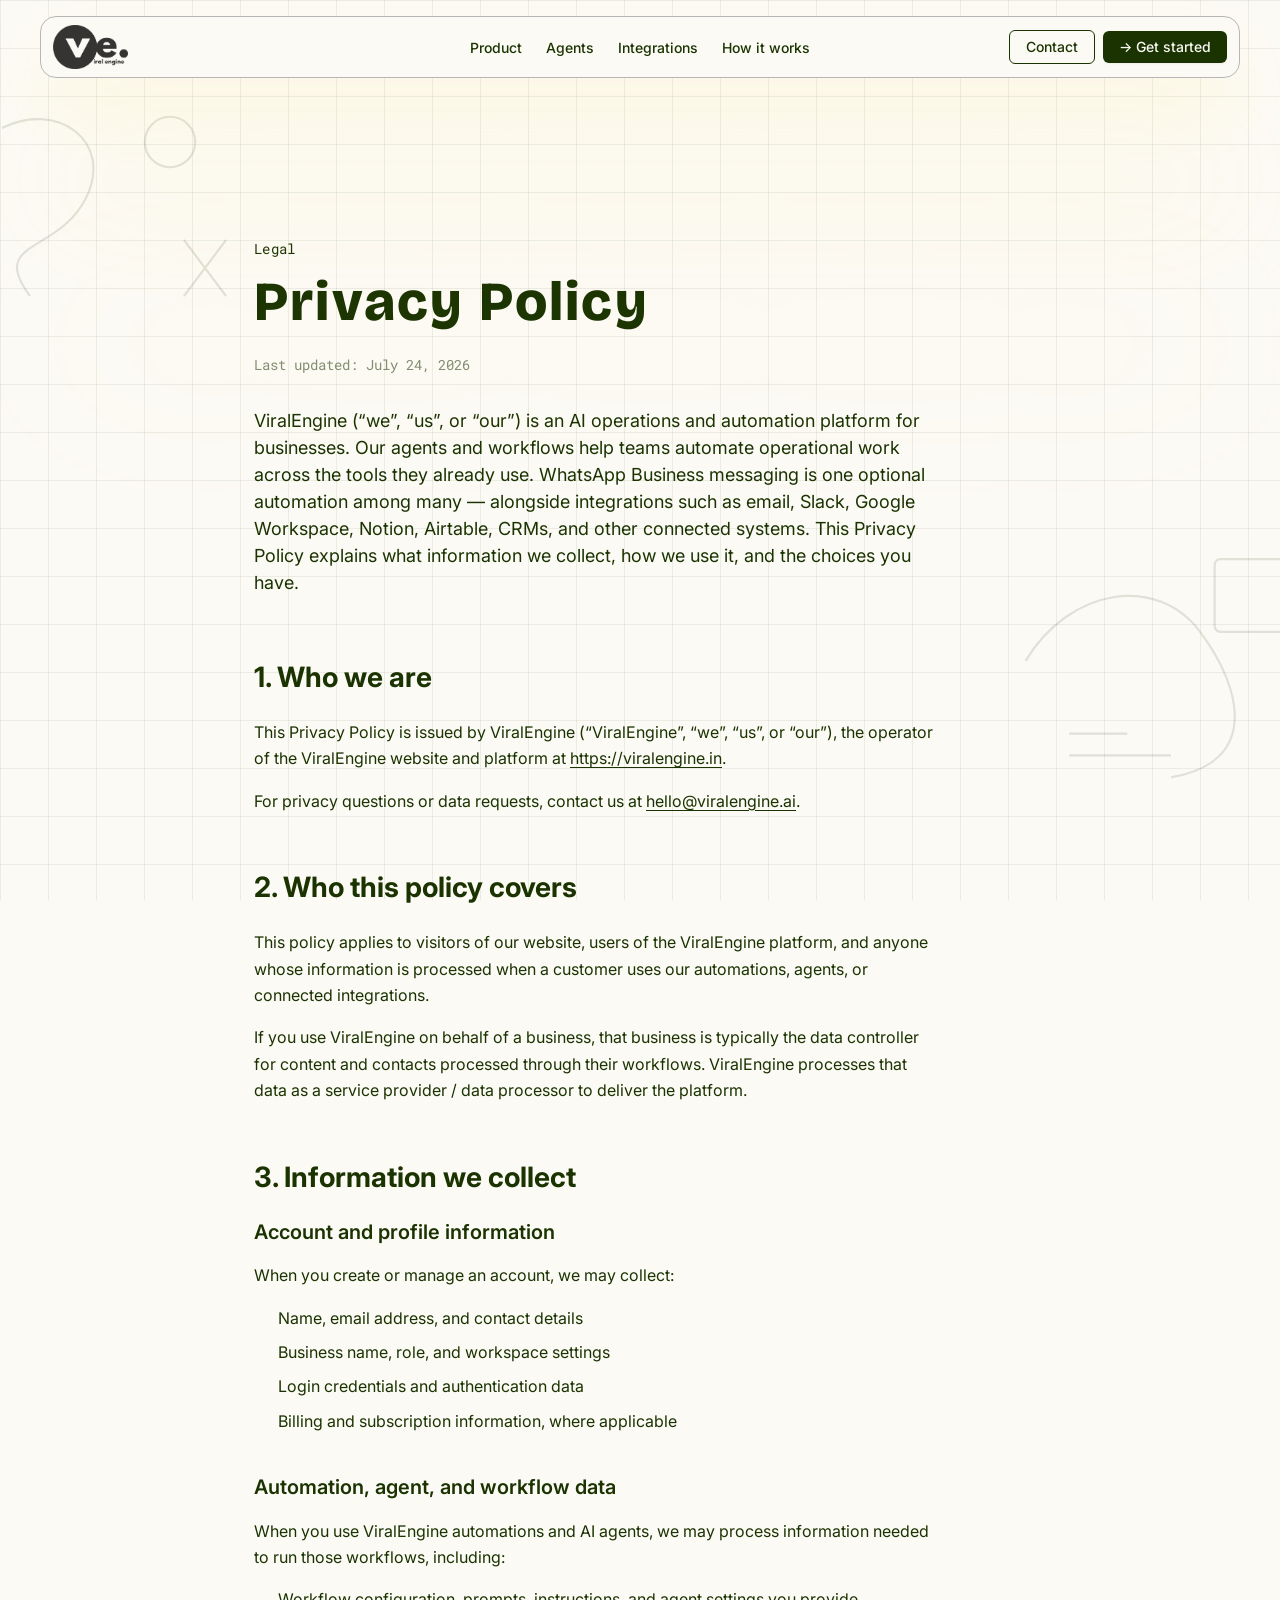
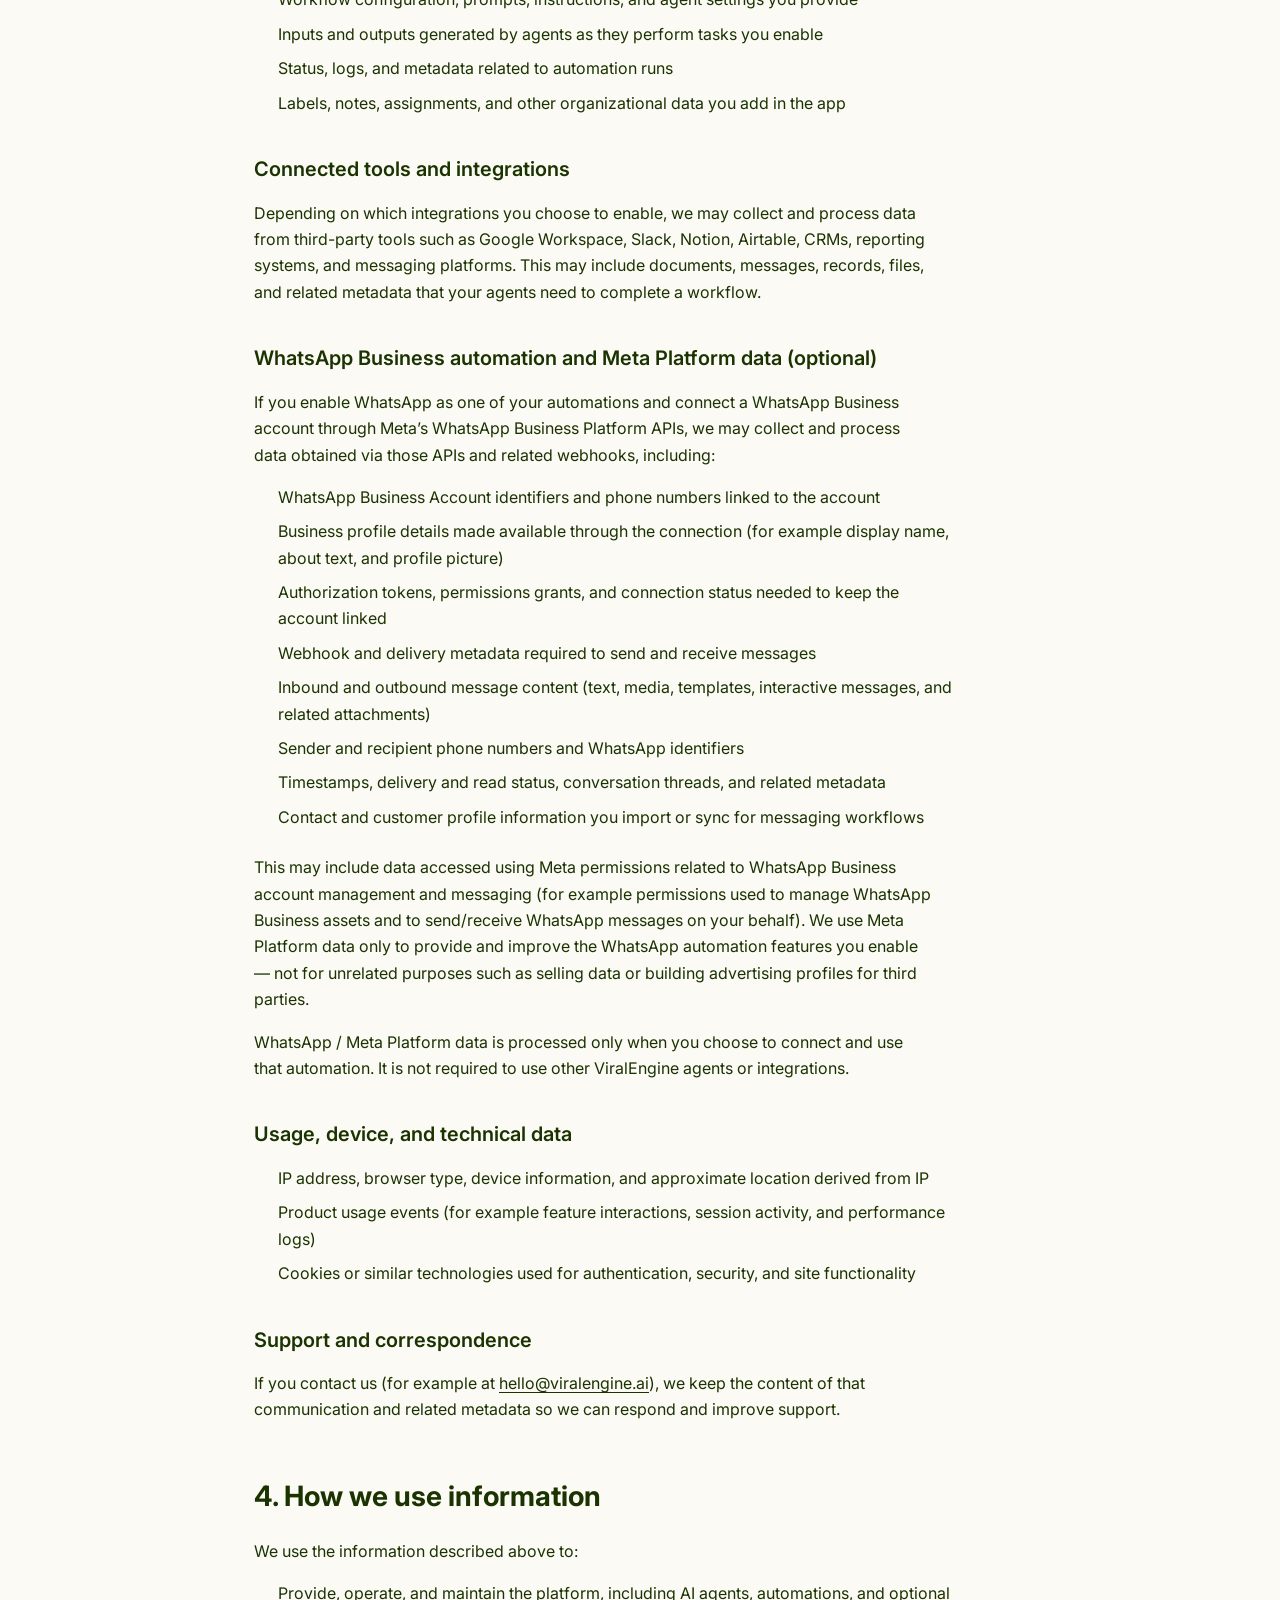
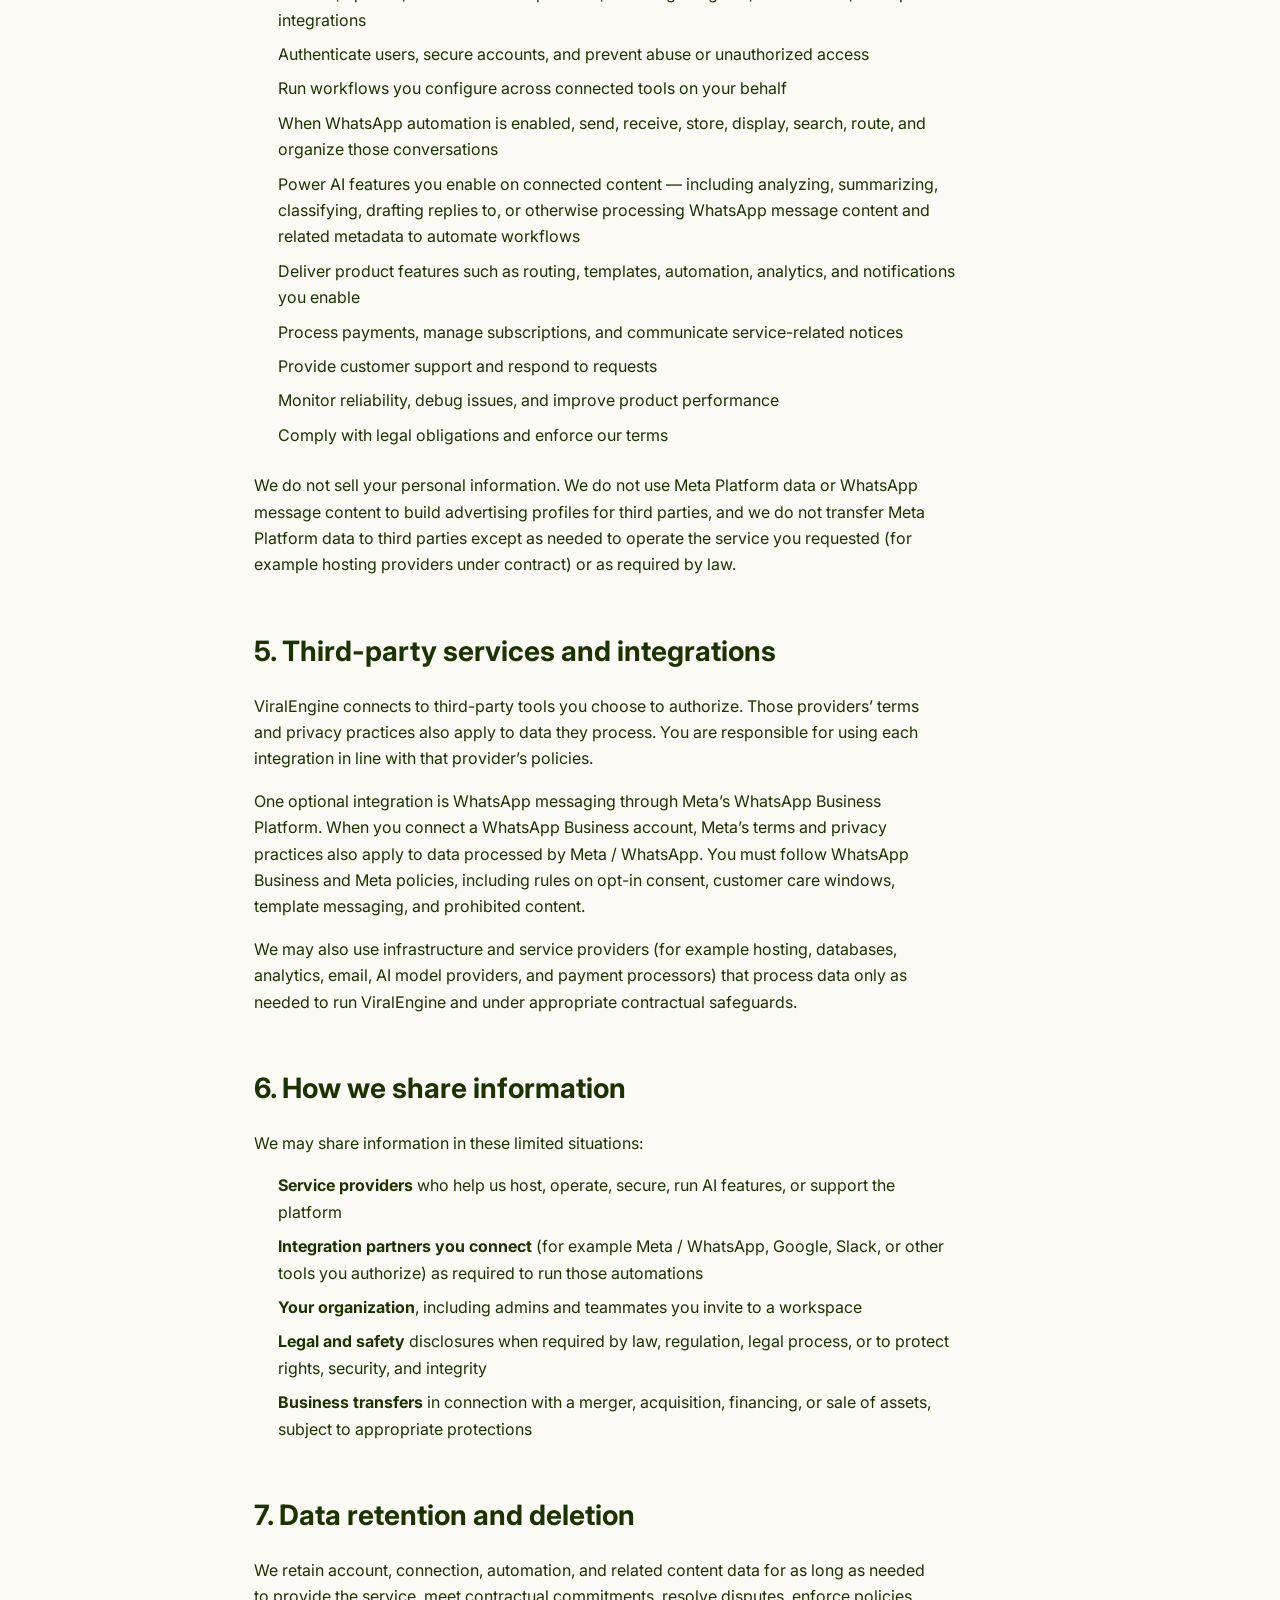
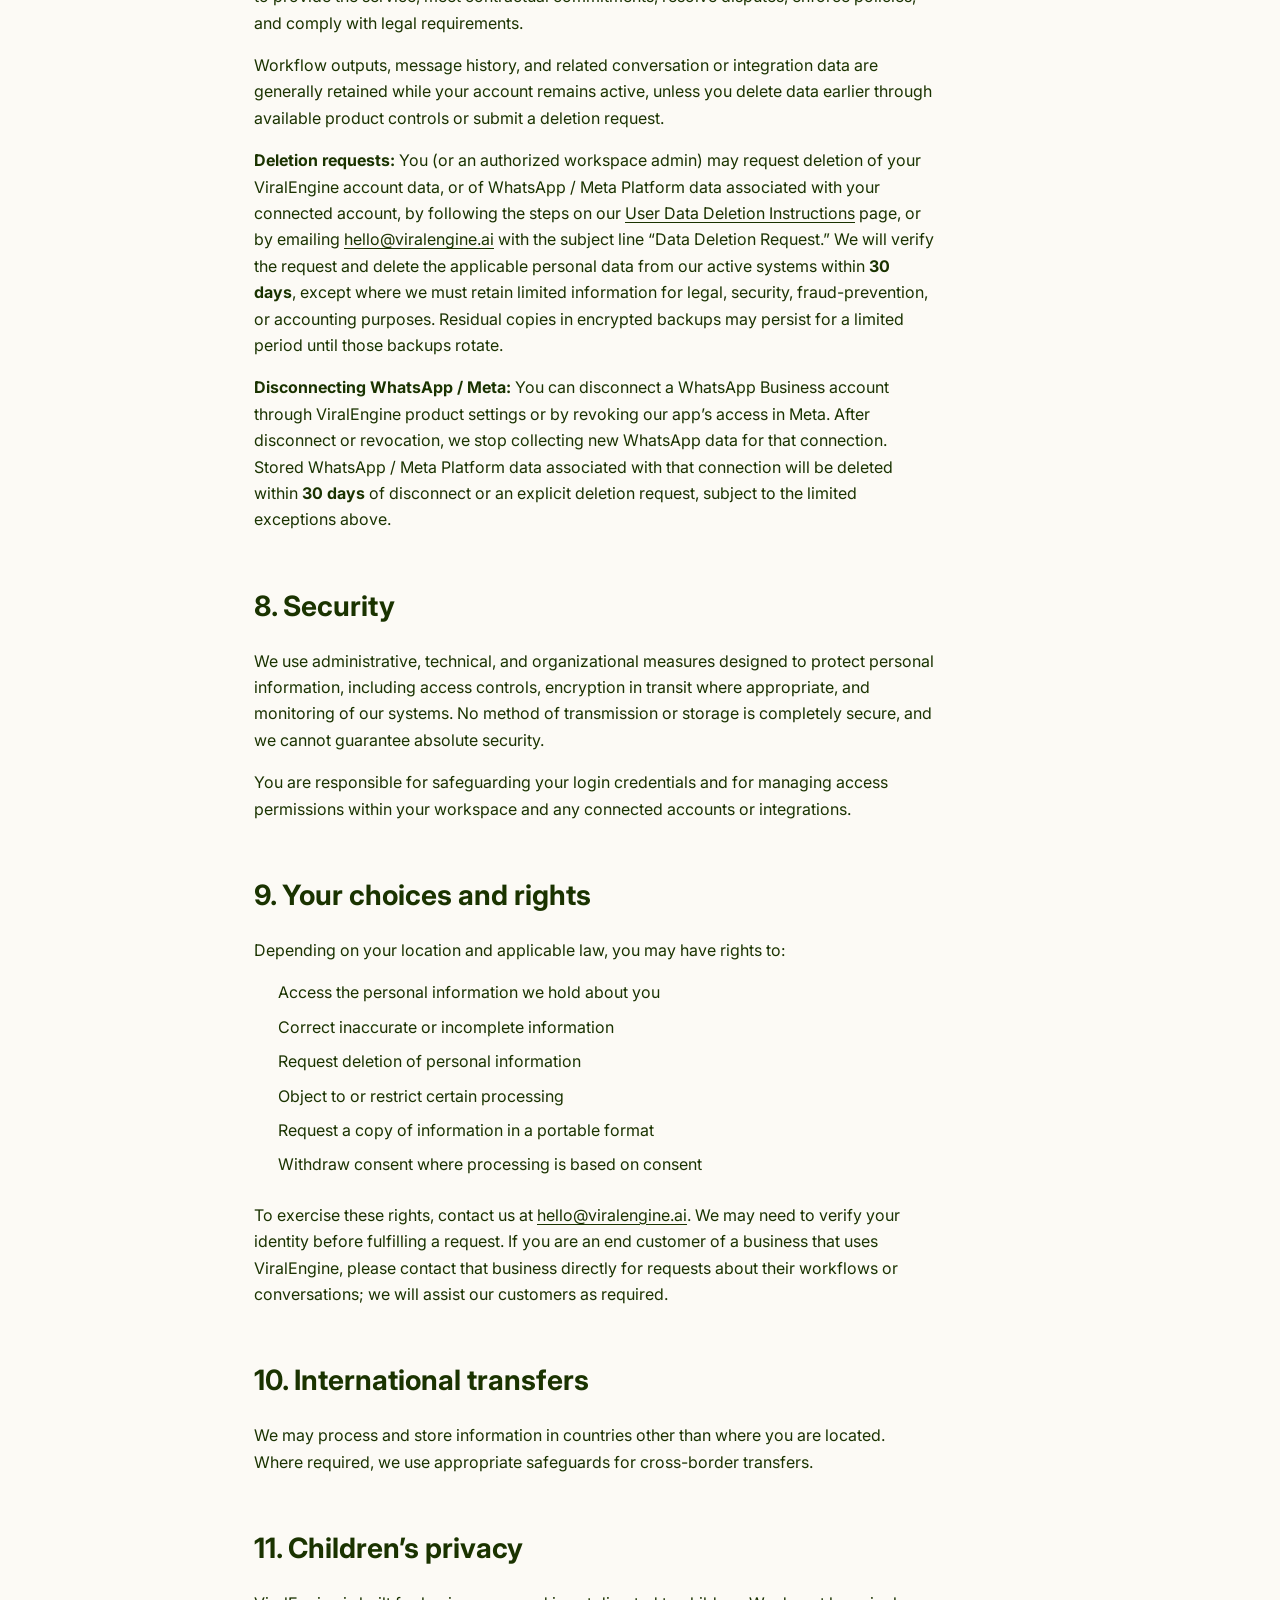
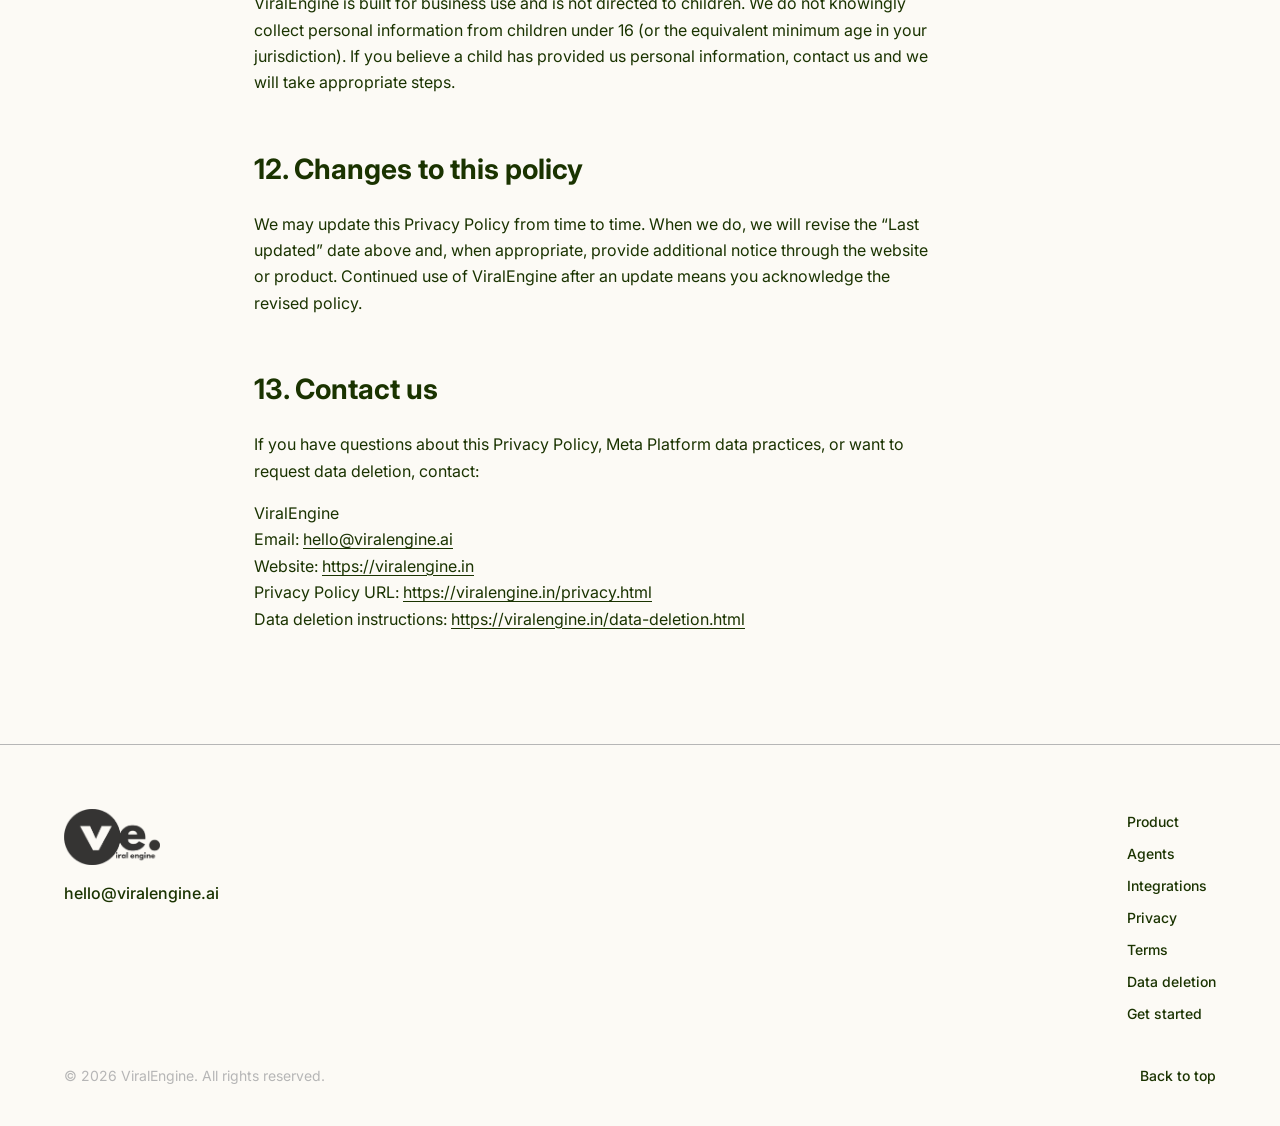
<file: privacy.html>
<!DOCTYPE html>
<html lang="en">
<head>
  <meta charset="UTF-8">
  <meta name="viewport" content="width=device-width, initial-scale=1.0">

  <title>Privacy Policy — ViralEngine</title>
  <meta name="description" content="How ViralEngine collects, uses, and protects data across our AI automation platform and connected tools, including optional WhatsApp Business messaging.">
  <meta name="robots" content="index, follow">

  <meta property="og:title" content="Privacy Policy — ViralEngine">
  <meta property="og:description" content="How ViralEngine handles account data, automations, integrations, and your privacy rights.">
  <meta property="og:type" content="website">

  <link rel="preconnect" href="https://fonts.googleapis.com">
  <link rel="preconnect" href="https://fonts.gstatic.com" crossorigin>
  <link href="https://fonts.googleapis.com/css2?family=Bricolage+Grotesque:opsz,wght@12..96,800&family=Inter:wght@300;400;500;600;700&family=Roboto+Mono:wght@400&display=swap" rel="stylesheet">
  <link rel="stylesheet" href="./index.css">
</head>
<body>
  <div class="sketch-bg" aria-hidden="true">
    <svg class="sketch sketch--tl" viewBox="0 0 200 200" fill="none">
      <path d="M20 40c40-20 80 10 60 50s-70 30-40 70" stroke="currentColor" stroke-width="1.5"/>
      <circle cx="140" cy="50" r="18" stroke="currentColor" stroke-width="1.5"/>
      <path d="M150 120l30 40M180 120l-30 40" stroke="currentColor" stroke-width="1.5"/>
    </svg>
    <svg class="sketch sketch--br" viewBox="0 0 220 180" fill="none">
      <path d="M10 90c30-50 90-60 120-20s40 90-20 100" stroke="currentColor" stroke-width="1.5"/>
      <rect x="140" y="20" width="50" height="50" rx="4" stroke="currentColor" stroke-width="1.5"/>
      <path d="M40 140h40M40 155h70" stroke="currentColor" stroke-width="1.5"/>
    </svg>
  </div>

  <header class="nav" id="main-header">
    <div class="nav-shell">
      <a href="./index.html" class="nav-logo" id="nav-logo" aria-label="ViralEngine Home">
        <img class="logo-img" src="./assets/logo.png" alt="ViralEngine" width="137" height="80" decoding="async">
      </a>

      <nav aria-label="Main Navigation">
        <ul class="nav-links" id="nav-menu">
          <li><a href="./index.html#product">Product</a></li>
          <li><a href="./index.html#agents">Agents</a></li>
          <li><a href="./index.html#integrations">Integrations</a></li>
          <li><a href="./index.html#process">How it works</a></li>
          <li class="nav-mobile-cta">
            <a href="https://calendly.com/roopamg777/30min" target="_blank" rel="noopener noreferrer" class="btn-primary btn-primary--compact">→ Get started</a>
          </li>
        </ul>
      </nav>

      <div class="nav-actions">
        <a href="mailto:hello@viralengine.ai" class="btn-outline">Contact</a>
        <a href="https://calendly.com/roopamg777/30min" target="_blank" rel="noopener noreferrer" class="btn-primary btn-primary--compact">→ Get started</a>
        <button class="mobile-toggle" id="mobile-menu-toggle" aria-label="Toggle Navigation Menu" aria-expanded="false" type="button">
          <span></span>
          <span></span>
        </button>
      </div>
    </div>
  </header>

  <main>
    <section class="legal-hero">
      <div class="container container--narrow">
        <p class="mono-label">Legal</p>
        <h1 class="legal-title">Privacy Policy</h1>
        <p class="legal-updated">Last updated: July 24, 2026</p>
        <p class="legal-lead">
          ViralEngine (“we”, “us”, or “our”) is an AI operations and automation platform for businesses. Our agents and workflows help teams automate operational work across the tools they already use. WhatsApp Business messaging is one optional automation among many — alongside integrations such as email, Slack, Google Workspace, Notion, Airtable, CRMs, and other connected systems. This Privacy Policy explains what information we collect, how we use it, and the choices you have.
        </p>
      </div>
    </section>

    <section class="section section--tight legal-section">
      <div class="container container--narrow">
        <article class="legal-content">
          <h2>1. Who we are</h2>
          <p>
            This Privacy Policy is issued by ViralEngine (“ViralEngine”, “we”, “us”, or “our”), the operator of the ViralEngine website and platform at <a href="https://viralengine.in">https://viralengine.in</a>.
          </p>
          <p>
            For privacy questions or data requests, contact us at <a href="mailto:hello@viralengine.ai">hello@viralengine.ai</a>.
          </p>

          <h2>2. Who this policy covers</h2>
          <p>
            This policy applies to visitors of our website, users of the ViralEngine platform, and anyone whose information is processed when a customer uses our automations, agents, or connected integrations.
          </p>
          <p>
            If you use ViralEngine on behalf of a business, that business is typically the data controller for content and contacts processed through their workflows. ViralEngine processes that data as a service provider / data processor to deliver the platform.
          </p>

          <h2>3. Information we collect</h2>

          <h3>Account and profile information</h3>
          <p>When you create or manage an account, we may collect:</p>
          <ul>
            <li>Name, email address, and contact details</li>
            <li>Business name, role, and workspace settings</li>
            <li>Login credentials and authentication data</li>
            <li>Billing and subscription information, where applicable</li>
          </ul>

          <h3>Automation, agent, and workflow data</h3>
          <p>
            When you use ViralEngine automations and AI agents, we may process information needed to run those workflows, including:
          </p>
          <ul>
            <li>Workflow configuration, prompts, instructions, and agent settings you provide</li>
            <li>Inputs and outputs generated by agents as they perform tasks you enable</li>
            <li>Status, logs, and metadata related to automation runs</li>
            <li>Labels, notes, assignments, and other organizational data you add in the app</li>
          </ul>

          <h3>Connected tools and integrations</h3>
          <p>
            Depending on which integrations you choose to enable, we may collect and process data from third-party tools such as Google Workspace, Slack, Notion, Airtable, CRMs, reporting systems, and messaging platforms. This may include documents, messages, records, files, and related metadata that your agents need to complete a workflow.
          </p>

          <h3>WhatsApp Business automation and Meta Platform data (optional)</h3>
          <p>
            If you enable WhatsApp as one of your automations and connect a WhatsApp Business account through Meta’s WhatsApp Business Platform APIs, we may collect and process data obtained via those APIs and related webhooks, including:
          </p>
          <ul>
            <li>WhatsApp Business Account identifiers and phone numbers linked to the account</li>
            <li>Business profile details made available through the connection (for example display name, about text, and profile picture)</li>
            <li>Authorization tokens, permissions grants, and connection status needed to keep the account linked</li>
            <li>Webhook and delivery metadata required to send and receive messages</li>
            <li>Inbound and outbound message content (text, media, templates, interactive messages, and related attachments)</li>
            <li>Sender and recipient phone numbers and WhatsApp identifiers</li>
            <li>Timestamps, delivery and read status, conversation threads, and related metadata</li>
            <li>Contact and customer profile information you import or sync for messaging workflows</li>
          </ul>
          <p>
            This may include data accessed using Meta permissions related to WhatsApp Business account management and messaging (for example permissions used to manage WhatsApp Business assets and to send/receive WhatsApp messages on your behalf). We use Meta Platform data only to provide and improve the WhatsApp automation features you enable — not for unrelated purposes such as selling data or building advertising profiles for third parties.
          </p>
          <p>
            WhatsApp / Meta Platform data is processed only when you choose to connect and use that automation. It is not required to use other ViralEngine agents or integrations.
          </p>

          <h3>Usage, device, and technical data</h3>
          <ul>
            <li>IP address, browser type, device information, and approximate location derived from IP</li>
            <li>Product usage events (for example feature interactions, session activity, and performance logs)</li>
            <li>Cookies or similar technologies used for authentication, security, and site functionality</li>
          </ul>

          <h3>Support and correspondence</h3>
          <p>
            If you contact us (for example at <a href="mailto:hello@viralengine.ai">hello@viralengine.ai</a>), we keep the content of that communication and related metadata so we can respond and improve support.
          </p>

          <h2>4. How we use information</h2>
          <p>We use the information described above to:</p>
          <ul>
            <li>Provide, operate, and maintain the platform, including AI agents, automations, and optional integrations</li>
            <li>Authenticate users, secure accounts, and prevent abuse or unauthorized access</li>
            <li>Run workflows you configure across connected tools on your behalf</li>
            <li>When WhatsApp automation is enabled, send, receive, store, display, search, route, and organize those conversations</li>
            <li>Power AI features you enable on connected content — including analyzing, summarizing, classifying, drafting replies to, or otherwise processing WhatsApp message content and related metadata to automate workflows</li>
            <li>Deliver product features such as routing, templates, automation, analytics, and notifications you enable</li>
            <li>Process payments, manage subscriptions, and communicate service-related notices</li>
            <li>Provide customer support and respond to requests</li>
            <li>Monitor reliability, debug issues, and improve product performance</li>
            <li>Comply with legal obligations and enforce our terms</li>
          </ul>
          <p>
            We do not sell your personal information. We do not use Meta Platform data or WhatsApp message content to build advertising profiles for third parties, and we do not transfer Meta Platform data to third parties except as needed to operate the service you requested (for example hosting providers under contract) or as required by law.
          </p>

          <h2>5. Third-party services and integrations</h2>
          <p>
            ViralEngine connects to third-party tools you choose to authorize. Those providers’ terms and privacy practices also apply to data they process. You are responsible for using each integration in line with that provider’s policies.
          </p>
          <p>
            One optional integration is WhatsApp messaging through Meta’s WhatsApp Business Platform. When you connect a WhatsApp Business account, Meta’s terms and privacy practices also apply to data processed by Meta / WhatsApp. You must follow WhatsApp Business and Meta policies, including rules on opt-in consent, customer care windows, template messaging, and prohibited content.
          </p>
          <p>
            We may also use infrastructure and service providers (for example hosting, databases, analytics, email, AI model providers, and payment processors) that process data only as needed to run ViralEngine and under appropriate contractual safeguards.
          </p>

          <h2>6. How we share information</h2>
          <p>We may share information in these limited situations:</p>
          <ul>
            <li><strong>Service providers</strong> who help us host, operate, secure, run AI features, or support the platform</li>
            <li><strong>Integration partners you connect</strong> (for example Meta / WhatsApp, Google, Slack, or other tools you authorize) as required to run those automations</li>
            <li><strong>Your organization</strong>, including admins and teammates you invite to a workspace</li>
            <li><strong>Legal and safety</strong> disclosures when required by law, regulation, legal process, or to protect rights, security, and integrity</li>
            <li><strong>Business transfers</strong> in connection with a merger, acquisition, financing, or sale of assets, subject to appropriate protections</li>
          </ul>

          <h2>7. Data retention and deletion</h2>
          <p>
            We retain account, connection, automation, and related content data for as long as needed to provide the service, meet contractual commitments, resolve disputes, enforce policies, and comply with legal requirements.
          </p>
          <p>
            Workflow outputs, message history, and related conversation or integration data are generally retained while your account remains active, unless you delete data earlier through available product controls or submit a deletion request.
          </p>
          <p>
            <strong>Deletion requests:</strong> You (or an authorized workspace admin) may request deletion of your ViralEngine account data, or of WhatsApp / Meta Platform data associated with your connected account, by following the steps on our <a href="./data-deletion.html">User Data Deletion Instructions</a> page, or by emailing <a href="mailto:hello@viralengine.ai">hello@viralengine.ai</a> with the subject line “Data Deletion Request.” We will verify the request and delete the applicable personal data from our active systems within <strong>30 days</strong>, except where we must retain limited information for legal, security, fraud-prevention, or accounting purposes. Residual copies in encrypted backups may persist for a limited period until those backups rotate.
          </p>
          <p>
            <strong>Disconnecting WhatsApp / Meta:</strong> You can disconnect a WhatsApp Business account through ViralEngine product settings or by revoking our app’s access in Meta. After disconnect or revocation, we stop collecting new WhatsApp data for that connection. Stored WhatsApp / Meta Platform data associated with that connection will be deleted within <strong>30 days</strong> of disconnect or an explicit deletion request, subject to the limited exceptions above.
          </p>

          <h2>8. Security</h2>
          <p>
            We use administrative, technical, and organizational measures designed to protect personal information, including access controls, encryption in transit where appropriate, and monitoring of our systems. No method of transmission or storage is completely secure, and we cannot guarantee absolute security.
          </p>
          <p>
            You are responsible for safeguarding your login credentials and for managing access permissions within your workspace and any connected accounts or integrations.
          </p>

          <h2>9. Your choices and rights</h2>
          <p>Depending on your location and applicable law, you may have rights to:</p>
          <ul>
            <li>Access the personal information we hold about you</li>
            <li>Correct inaccurate or incomplete information</li>
            <li>Request deletion of personal information</li>
            <li>Object to or restrict certain processing</li>
            <li>Request a copy of information in a portable format</li>
            <li>Withdraw consent where processing is based on consent</li>
          </ul>
          <p>
            To exercise these rights, contact us at <a href="mailto:hello@viralengine.ai">hello@viralengine.ai</a>. We may need to verify your identity before fulfilling a request. If you are an end customer of a business that uses ViralEngine, please contact that business directly for requests about their workflows or conversations; we will assist our customers as required.
          </p>

          <h2>10. International transfers</h2>
          <p>
            We may process and store information in countries other than where you are located. Where required, we use appropriate safeguards for cross-border transfers.
          </p>

          <h2>11. Children’s privacy</h2>
          <p>
            ViralEngine is built for business use and is not directed to children. We do not knowingly collect personal information from children under 16 (or the equivalent minimum age in your jurisdiction). If you believe a child has provided us personal information, contact us and we will take appropriate steps.
          </p>

          <h2>12. Changes to this policy</h2>
          <p>
            We may update this Privacy Policy from time to time. When we do, we will revise the “Last updated” date above and, when appropriate, provide additional notice through the website or product. Continued use of ViralEngine after an update means you acknowledge the revised policy.
          </p>

          <h2>13. Contact us</h2>
          <p>
            If you have questions about this Privacy Policy, Meta Platform data practices, or want to request data deletion, contact:
          </p>
          <p>
            ViralEngine<br>
            Email: <a href="mailto:hello@viralengine.ai">hello@viralengine.ai</a><br>
            Website: <a href="https://viralengine.in">https://viralengine.in</a><br>
            Privacy Policy URL: <a href="https://viralengine.in/privacy.html">https://viralengine.in/privacy.html</a><br>
            Data deletion instructions: <a href="./data-deletion.html">https://viralengine.in/data-deletion.html</a>
          </p>
        </article>
      </div>
    </section>
  </main>

  <footer class="footer" id="footer">
    <div class="footer-inner">
      <div class="footer-top">
        <div class="footer-brand">
          <a href="./index.html" class="nav-logo" aria-label="ViralEngine Home">
            <img class="logo-img logo-img--footer" src="./assets/logo.png" alt="ViralEngine" width="154" height="90" decoding="async">
          </a>
          <a href="mailto:hello@viralengine.ai" class="footer-email">hello@viralengine.ai</a>
        </div>
        <ul class="footer-links">
          <li><a href="./index.html#product">Product</a></li>
          <li><a href="./index.html#agents">Agents</a></li>
          <li><a href="./index.html#integrations">Integrations</a></li>
          <li><a href="./privacy.html" aria-current="page">Privacy</a></li>
          <li><a href="./terms.html">Terms</a></li>
          <li><a href="./data-deletion.html">Data deletion</a></li>
          <li><a href="https://calendly.com/roopamg777/30min" target="_blank" rel="noopener noreferrer">Get started</a></li>
        </ul>
      </div>
      <div class="footer-bottom">
        <span class="footer-copy">© 2026 ViralEngine. All rights reserved.</span>
        <a href="#main-header" class="footer-back">Back to top</a>
      </div>
    </div>
  </footer>

  <script src="./index.js"></script>
</body>
</html>
</file>
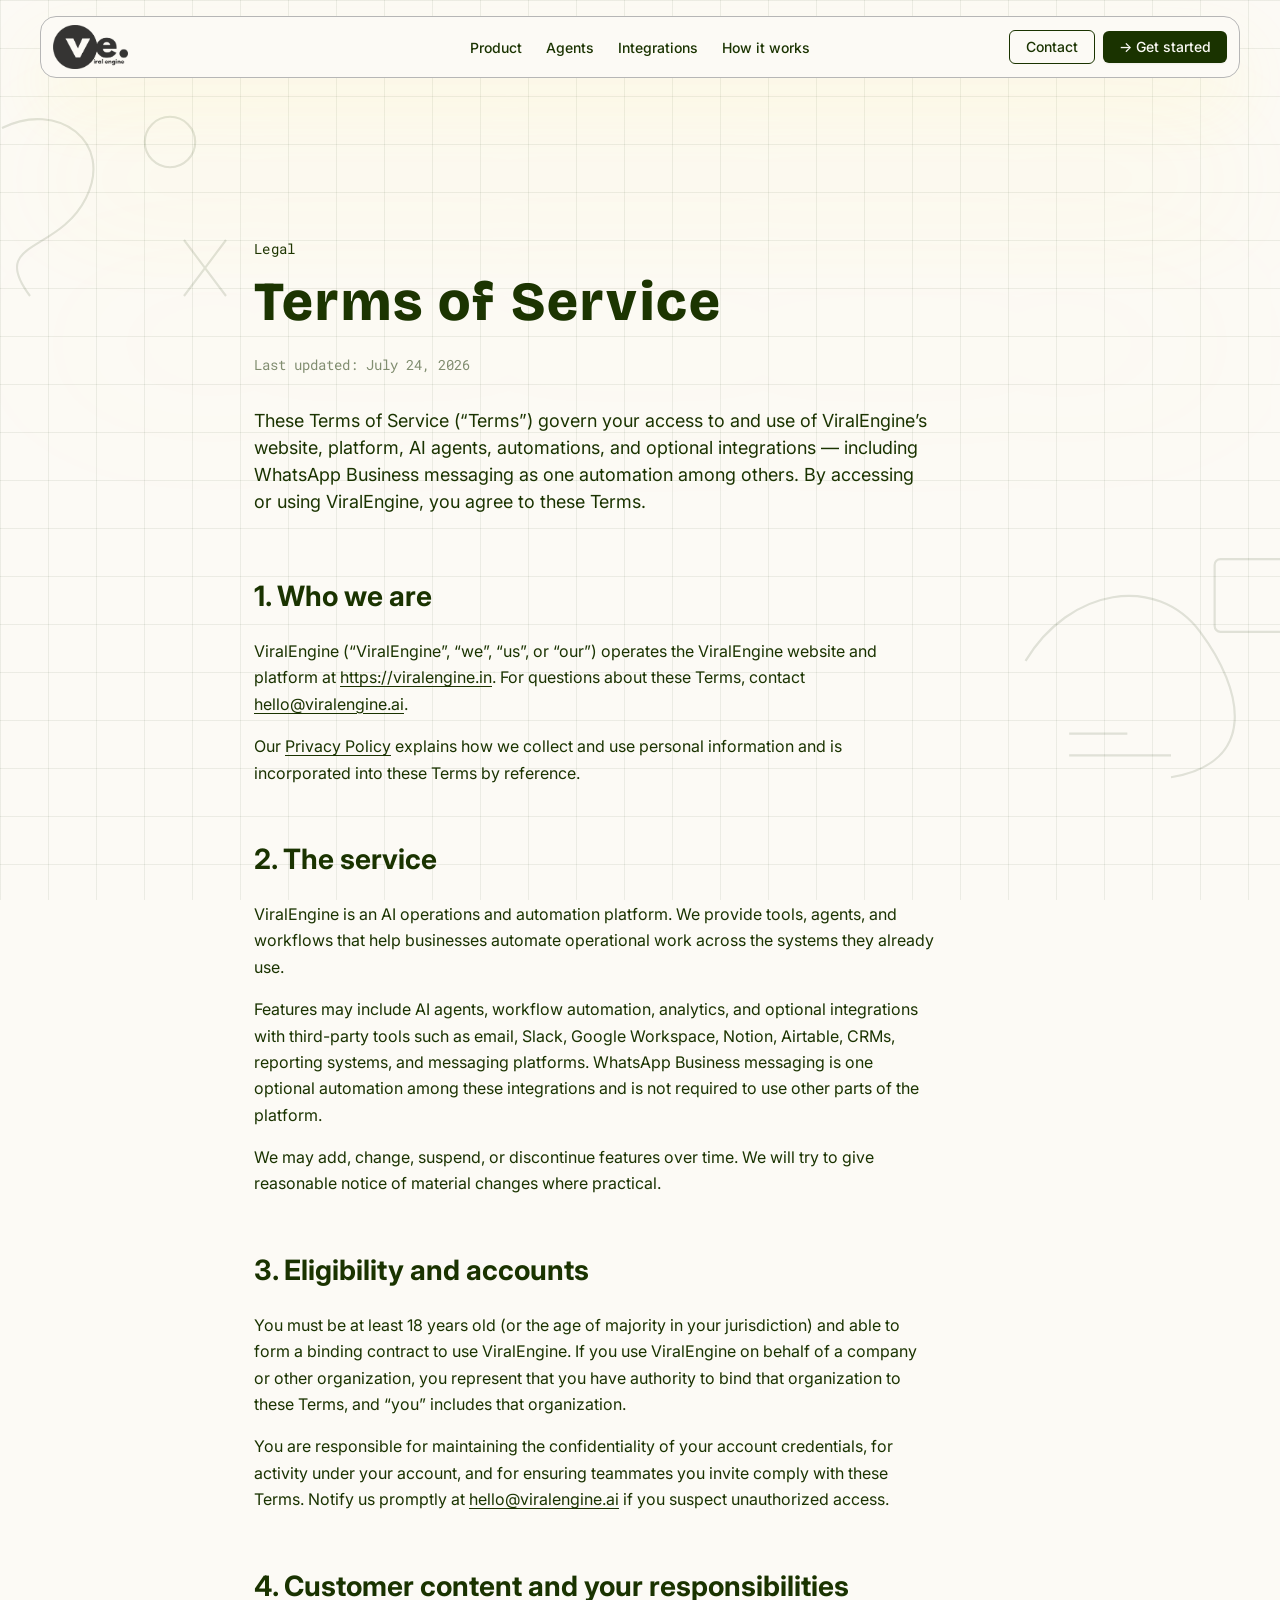
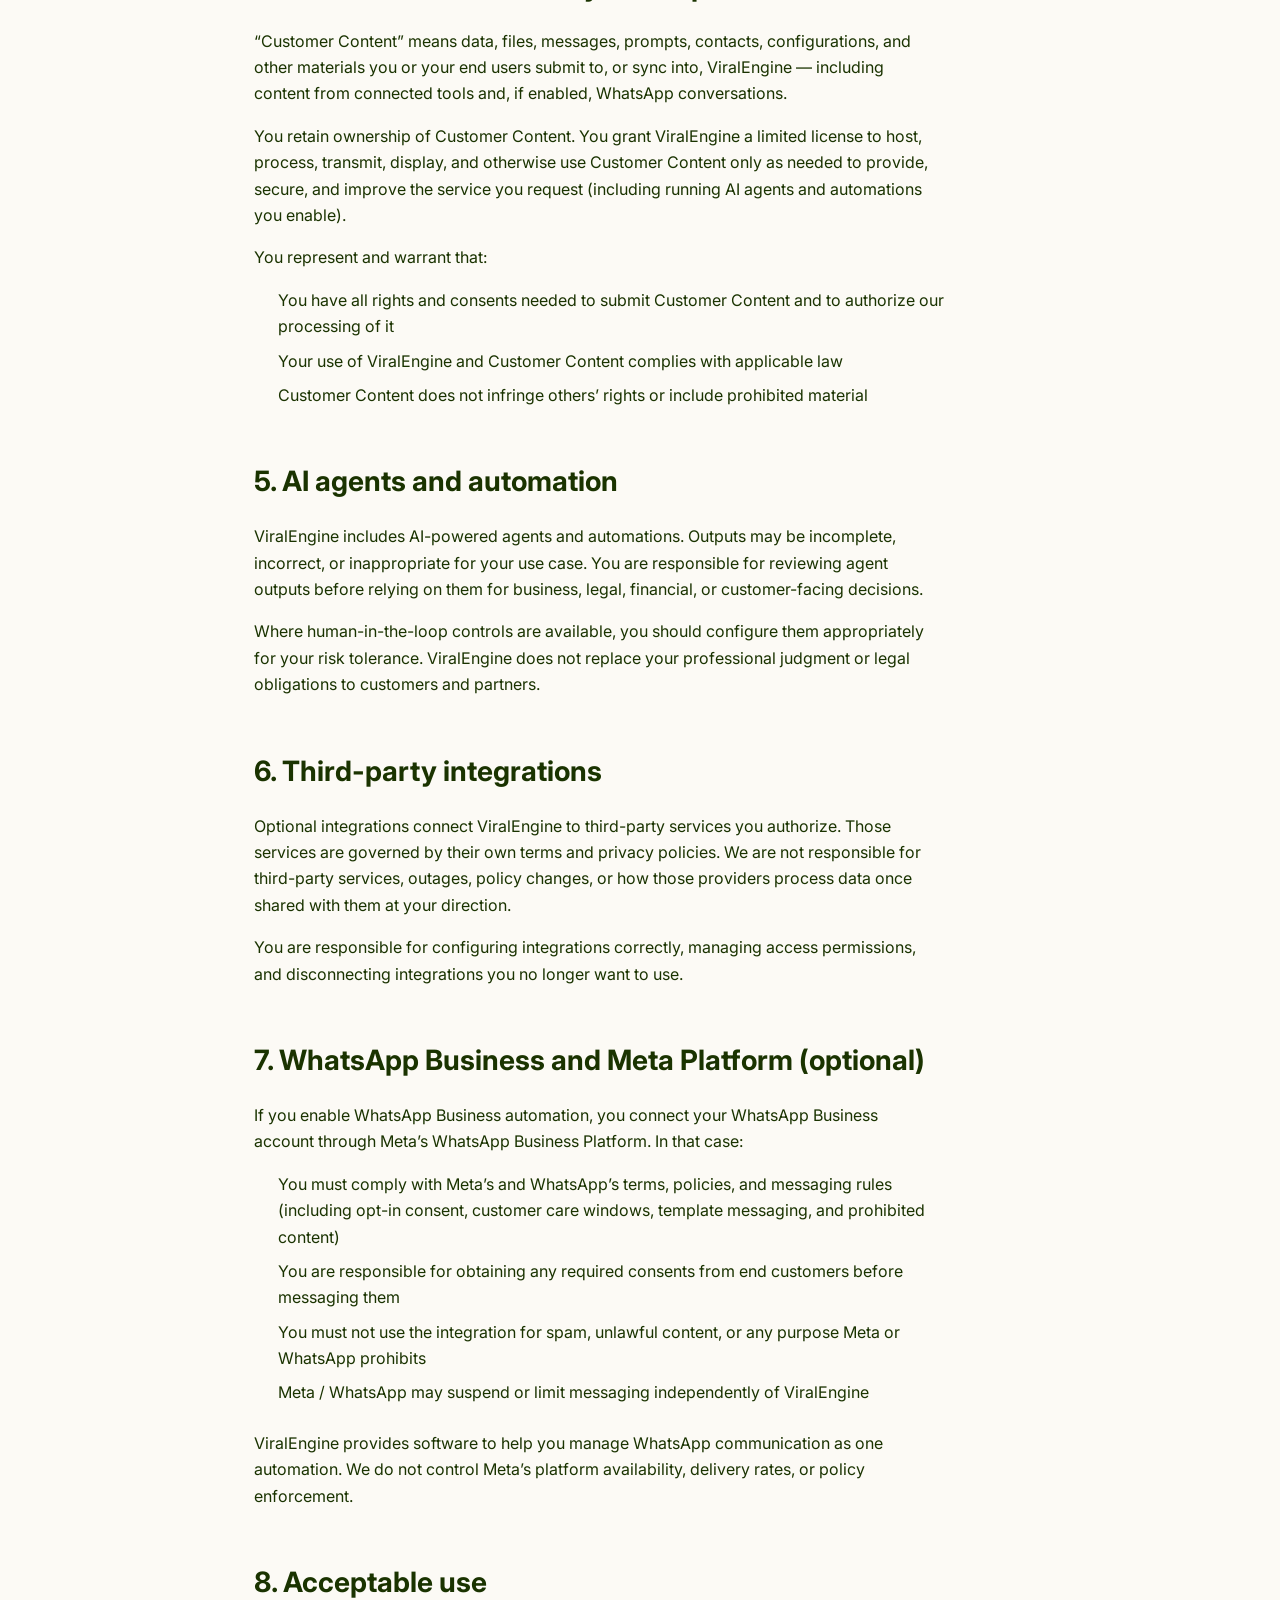
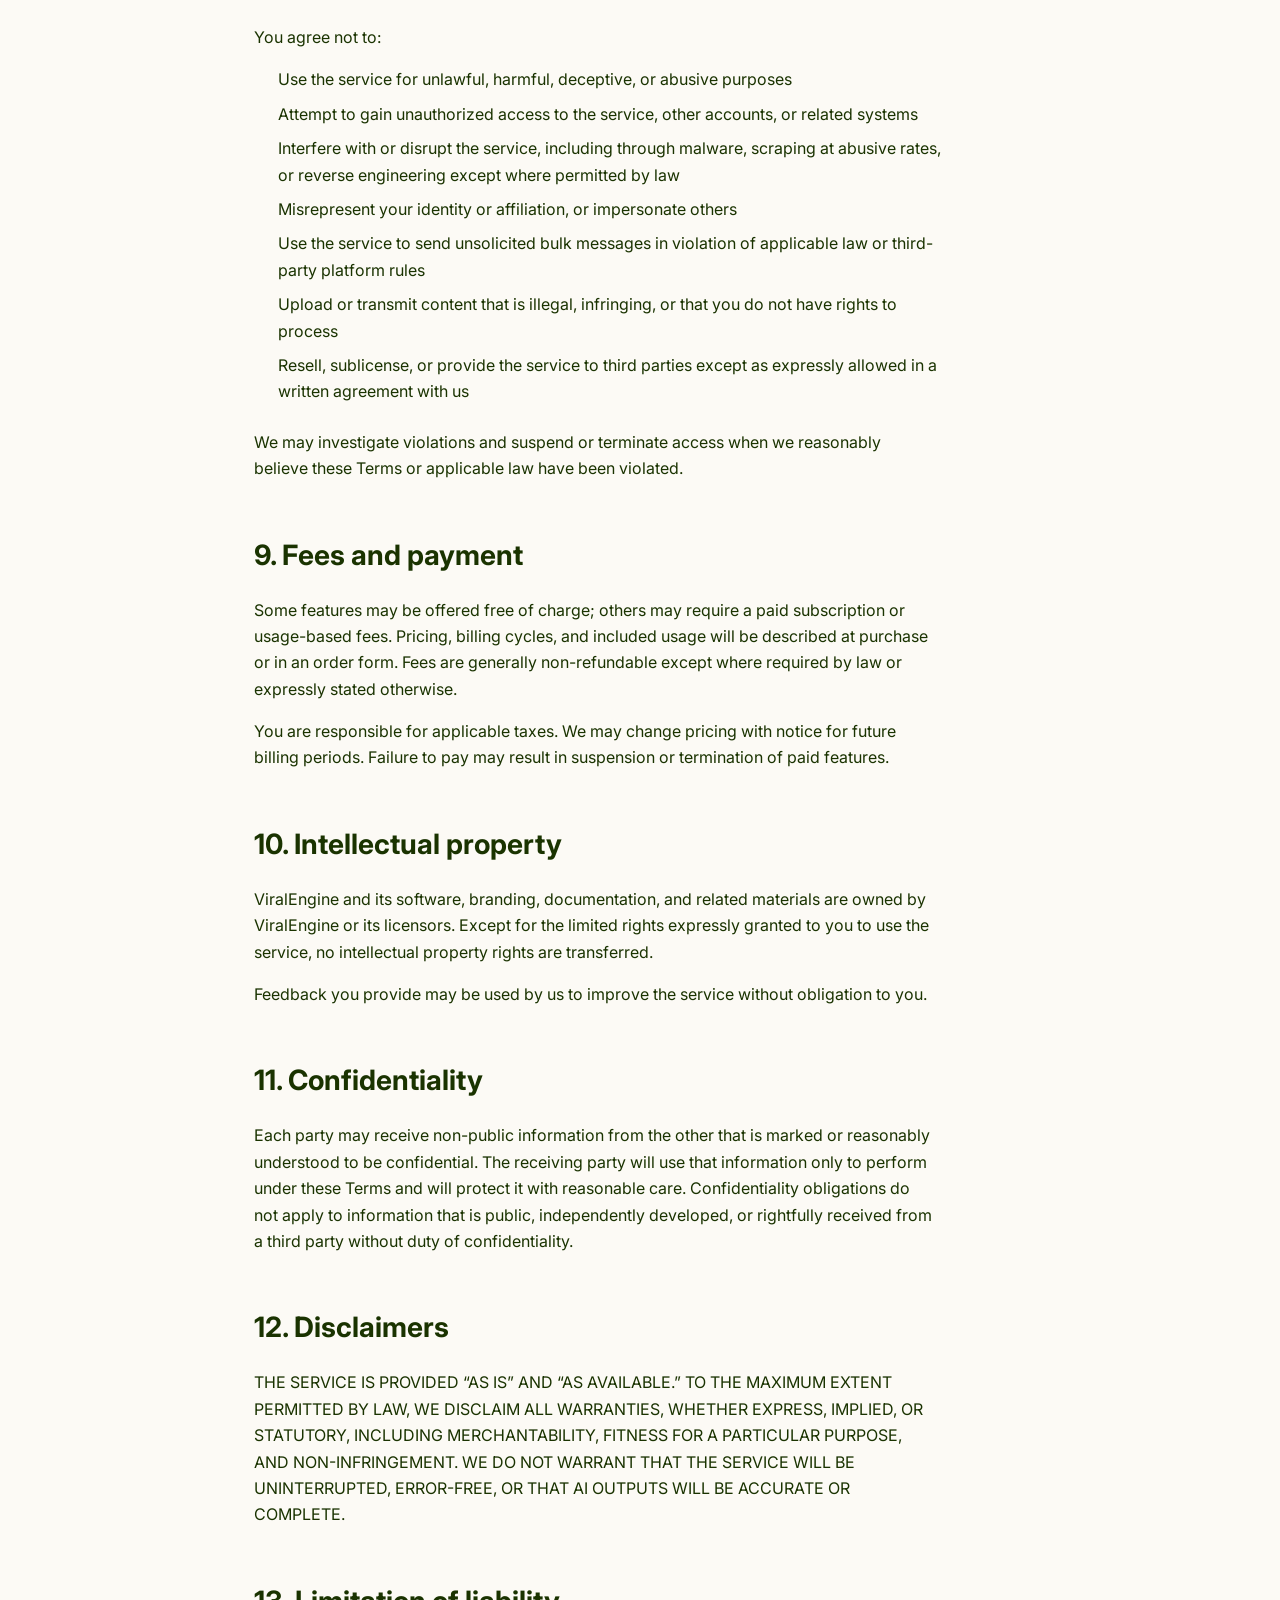
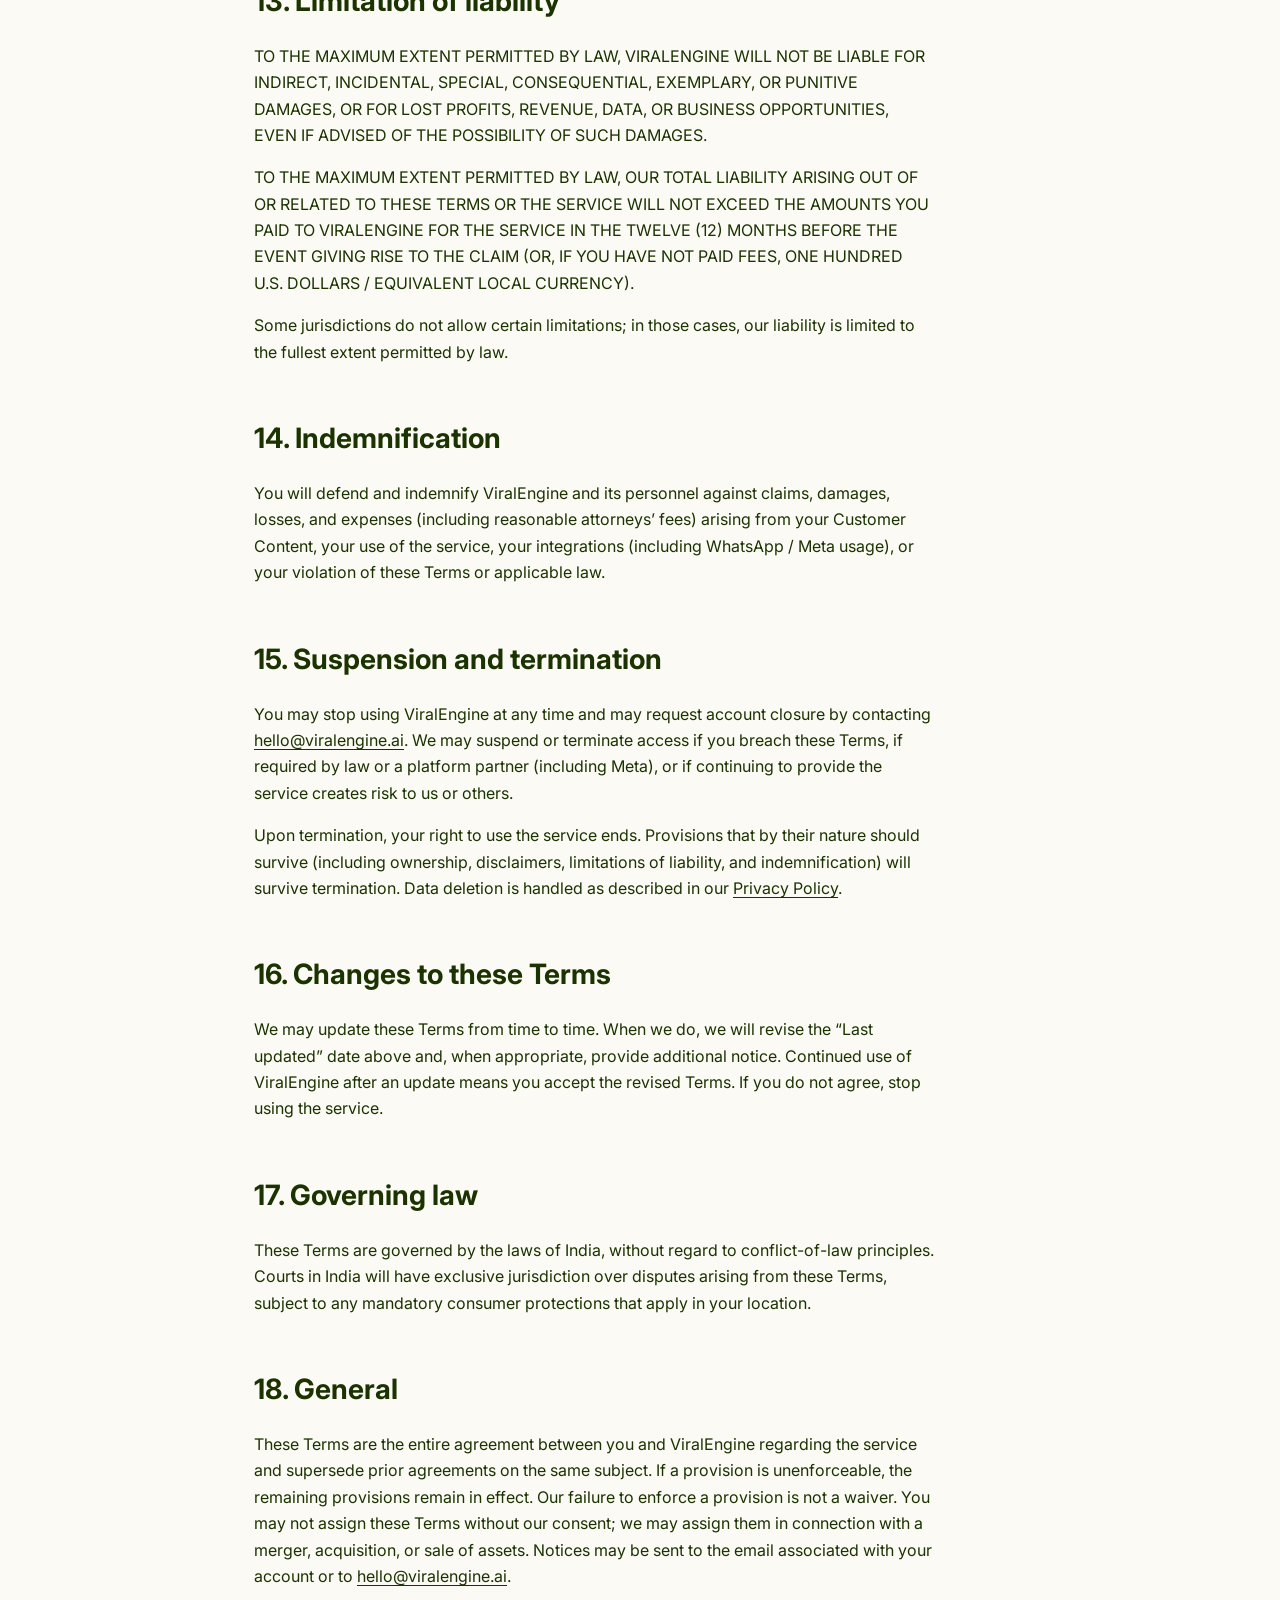
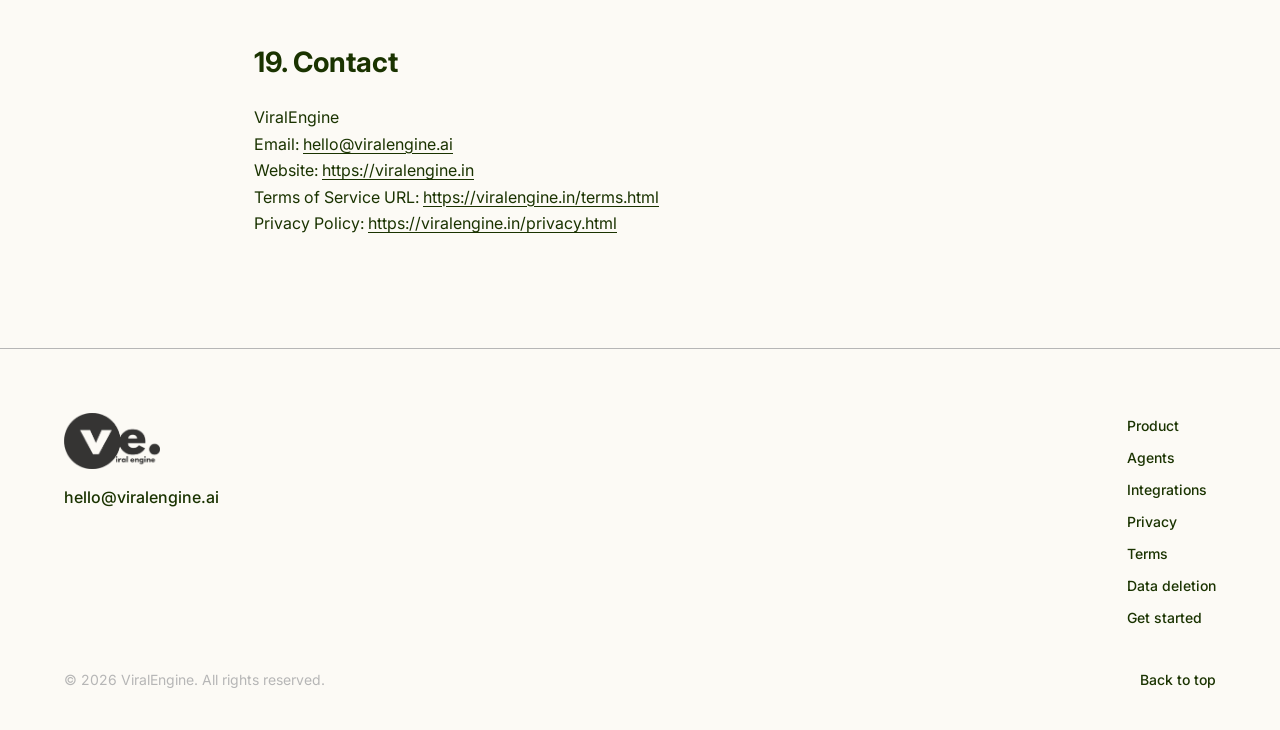
<file: terms.html>
<!DOCTYPE html>
<html lang="en">
<head>
  <meta charset="UTF-8">
  <meta name="viewport" content="width=device-width, initial-scale=1.0">

  <title>Terms of Service — ViralEngine</title>
  <meta name="description" content="Terms of Service for ViralEngine’s AI operations and automation platform, including optional WhatsApp Business and other integrations.">
  <meta name="robots" content="index, follow">

  <meta property="og:title" content="Terms of Service — ViralEngine">
  <meta property="og:description" content="The terms that govern your use of ViralEngine’s website, platform, agents, and integrations.">
  <meta property="og:type" content="website">

  <link rel="preconnect" href="https://fonts.googleapis.com">
  <link rel="preconnect" href="https://fonts.gstatic.com" crossorigin>
  <link href="https://fonts.googleapis.com/css2?family=Bricolage+Grotesque:opsz,wght@12..96,800&family=Inter:wght@300;400;500;600;700&family=Roboto+Mono:wght@400&display=swap" rel="stylesheet">
  <link rel="stylesheet" href="./index.css">
</head>
<body>
  <div class="sketch-bg" aria-hidden="true">
    <svg class="sketch sketch--tl" viewBox="0 0 200 200" fill="none">
      <path d="M20 40c40-20 80 10 60 50s-70 30-40 70" stroke="currentColor" stroke-width="1.5"/>
      <circle cx="140" cy="50" r="18" stroke="currentColor" stroke-width="1.5"/>
      <path d="M150 120l30 40M180 120l-30 40" stroke="currentColor" stroke-width="1.5"/>
    </svg>
    <svg class="sketch sketch--br" viewBox="0 0 220 180" fill="none">
      <path d="M10 90c30-50 90-60 120-20s40 90-20 100" stroke="currentColor" stroke-width="1.5"/>
      <rect x="140" y="20" width="50" height="50" rx="4" stroke="currentColor" stroke-width="1.5"/>
      <path d="M40 140h40M40 155h70" stroke="currentColor" stroke-width="1.5"/>
    </svg>
  </div>

  <header class="nav" id="main-header">
    <div class="nav-shell">
      <a href="./index.html" class="nav-logo" id="nav-logo" aria-label="ViralEngine Home">
        <img class="logo-img" src="./assets/logo.png" alt="ViralEngine" width="137" height="80" decoding="async">
      </a>

      <nav aria-label="Main Navigation">
        <ul class="nav-links" id="nav-menu">
          <li><a href="./index.html#product">Product</a></li>
          <li><a href="./index.html#agents">Agents</a></li>
          <li><a href="./index.html#integrations">Integrations</a></li>
          <li><a href="./index.html#process">How it works</a></li>
          <li class="nav-mobile-cta">
            <a href="https://calendly.com/roopamg777/30min" target="_blank" rel="noopener noreferrer" class="btn-primary btn-primary--compact">→ Get started</a>
          </li>
        </ul>
      </nav>

      <div class="nav-actions">
        <a href="mailto:hello@viralengine.ai" class="btn-outline">Contact</a>
        <a href="https://calendly.com/roopamg777/30min" target="_blank" rel="noopener noreferrer" class="btn-primary btn-primary--compact">→ Get started</a>
        <button class="mobile-toggle" id="mobile-menu-toggle" aria-label="Toggle Navigation Menu" aria-expanded="false" type="button">
          <span></span>
          <span></span>
        </button>
      </div>
    </div>
  </header>

  <main>
    <section class="legal-hero">
      <div class="container container--narrow">
        <p class="mono-label">Legal</p>
        <h1 class="legal-title">Terms of Service</h1>
        <p class="legal-updated">Last updated: July 24, 2026</p>
        <p class="legal-lead">
          These Terms of Service (“Terms”) govern your access to and use of ViralEngine’s website, platform, AI agents, automations, and optional integrations — including WhatsApp Business messaging as one automation among others. By accessing or using ViralEngine, you agree to these Terms.
        </p>
      </div>
    </section>

    <section class="section section--tight legal-section">
      <div class="container container--narrow">
        <article class="legal-content">
          <h2>1. Who we are</h2>
          <p>
            ViralEngine (“ViralEngine”, “we”, “us”, or “our”) operates the ViralEngine website and platform at <a href="https://viralengine.in">https://viralengine.in</a>. For questions about these Terms, contact <a href="mailto:hello@viralengine.ai">hello@viralengine.ai</a>.
          </p>
          <p>
            Our <a href="./privacy.html">Privacy Policy</a> explains how we collect and use personal information and is incorporated into these Terms by reference.
          </p>

          <h2>2. The service</h2>
          <p>
            ViralEngine is an AI operations and automation platform. We provide tools, agents, and workflows that help businesses automate operational work across the systems they already use.
          </p>
          <p>
            Features may include AI agents, workflow automation, analytics, and optional integrations with third-party tools such as email, Slack, Google Workspace, Notion, Airtable, CRMs, reporting systems, and messaging platforms. WhatsApp Business messaging is one optional automation among these integrations and is not required to use other parts of the platform.
          </p>
          <p>
            We may add, change, suspend, or discontinue features over time. We will try to give reasonable notice of material changes where practical.
          </p>

          <h2>3. Eligibility and accounts</h2>
          <p>
            You must be at least 18 years old (or the age of majority in your jurisdiction) and able to form a binding contract to use ViralEngine. If you use ViralEngine on behalf of a company or other organization, you represent that you have authority to bind that organization to these Terms, and “you” includes that organization.
          </p>
          <p>
            You are responsible for maintaining the confidentiality of your account credentials, for activity under your account, and for ensuring teammates you invite comply with these Terms. Notify us promptly at <a href="mailto:hello@viralengine.ai">hello@viralengine.ai</a> if you suspect unauthorized access.
          </p>

          <h2>4. Customer content and your responsibilities</h2>
          <p>
            “Customer Content” means data, files, messages, prompts, contacts, configurations, and other materials you or your end users submit to, or sync into, ViralEngine — including content from connected tools and, if enabled, WhatsApp conversations.
          </p>
          <p>
            You retain ownership of Customer Content. You grant ViralEngine a limited license to host, process, transmit, display, and otherwise use Customer Content only as needed to provide, secure, and improve the service you request (including running AI agents and automations you enable).
          </p>
          <p>You represent and warrant that:</p>
          <ul>
            <li>You have all rights and consents needed to submit Customer Content and to authorize our processing of it</li>
            <li>Your use of ViralEngine and Customer Content complies with applicable law</li>
            <li>Customer Content does not infringe others’ rights or include prohibited material</li>
          </ul>

          <h2>5. AI agents and automation</h2>
          <p>
            ViralEngine includes AI-powered agents and automations. Outputs may be incomplete, incorrect, or inappropriate for your use case. You are responsible for reviewing agent outputs before relying on them for business, legal, financial, or customer-facing decisions.
          </p>
          <p>
            Where human-in-the-loop controls are available, you should configure them appropriately for your risk tolerance. ViralEngine does not replace your professional judgment or legal obligations to customers and partners.
          </p>

          <h2>6. Third-party integrations</h2>
          <p>
            Optional integrations connect ViralEngine to third-party services you authorize. Those services are governed by their own terms and privacy policies. We are not responsible for third-party services, outages, policy changes, or how those providers process data once shared with them at your direction.
          </p>
          <p>
            You are responsible for configuring integrations correctly, managing access permissions, and disconnecting integrations you no longer want to use.
          </p>

          <h2>7. WhatsApp Business and Meta Platform (optional)</h2>
          <p>
            If you enable WhatsApp Business automation, you connect your WhatsApp Business account through Meta’s WhatsApp Business Platform. In that case:
          </p>
          <ul>
            <li>You must comply with Meta’s and WhatsApp’s terms, policies, and messaging rules (including opt-in consent, customer care windows, template messaging, and prohibited content)</li>
            <li>You are responsible for obtaining any required consents from end customers before messaging them</li>
            <li>You must not use the integration for spam, unlawful content, or any purpose Meta or WhatsApp prohibits</li>
            <li>Meta / WhatsApp may suspend or limit messaging independently of ViralEngine</li>
          </ul>
          <p>
            ViralEngine provides software to help you manage WhatsApp communication as one automation. We do not control Meta’s platform availability, delivery rates, or policy enforcement.
          </p>

          <h2>8. Acceptable use</h2>
          <p>You agree not to:</p>
          <ul>
            <li>Use the service for unlawful, harmful, deceptive, or abusive purposes</li>
            <li>Attempt to gain unauthorized access to the service, other accounts, or related systems</li>
            <li>Interfere with or disrupt the service, including through malware, scraping at abusive rates, or reverse engineering except where permitted by law</li>
            <li>Misrepresent your identity or affiliation, or impersonate others</li>
            <li>Use the service to send unsolicited bulk messages in violation of applicable law or third-party platform rules</li>
            <li>Upload or transmit content that is illegal, infringing, or that you do not have rights to process</li>
            <li>Resell, sublicense, or provide the service to third parties except as expressly allowed in a written agreement with us</li>
          </ul>
          <p>
            We may investigate violations and suspend or terminate access when we reasonably believe these Terms or applicable law have been violated.
          </p>

          <h2>9. Fees and payment</h2>
          <p>
            Some features may be offered free of charge; others may require a paid subscription or usage-based fees. Pricing, billing cycles, and included usage will be described at purchase or in an order form. Fees are generally non-refundable except where required by law or expressly stated otherwise.
          </p>
          <p>
            You are responsible for applicable taxes. We may change pricing with notice for future billing periods. Failure to pay may result in suspension or termination of paid features.
          </p>

          <h2>10. Intellectual property</h2>
          <p>
            ViralEngine and its software, branding, documentation, and related materials are owned by ViralEngine or its licensors. Except for the limited rights expressly granted to you to use the service, no intellectual property rights are transferred.
          </p>
          <p>
            Feedback you provide may be used by us to improve the service without obligation to you.
          </p>

          <h2>11. Confidentiality</h2>
          <p>
            Each party may receive non-public information from the other that is marked or reasonably understood to be confidential. The receiving party will use that information only to perform under these Terms and will protect it with reasonable care. Confidentiality obligations do not apply to information that is public, independently developed, or rightfully received from a third party without duty of confidentiality.
          </p>

          <h2>12. Disclaimers</h2>
          <p>
            THE SERVICE IS PROVIDED “AS IS” AND “AS AVAILABLE.” TO THE MAXIMUM EXTENT PERMITTED BY LAW, WE DISCLAIM ALL WARRANTIES, WHETHER EXPRESS, IMPLIED, OR STATUTORY, INCLUDING MERCHANTABILITY, FITNESS FOR A PARTICULAR PURPOSE, AND NON-INFRINGEMENT. WE DO NOT WARRANT THAT THE SERVICE WILL BE UNINTERRUPTED, ERROR-FREE, OR THAT AI OUTPUTS WILL BE ACCURATE OR COMPLETE.
          </p>

          <h2>13. Limitation of liability</h2>
          <p>
            TO THE MAXIMUM EXTENT PERMITTED BY LAW, VIRALENGINE WILL NOT BE LIABLE FOR INDIRECT, INCIDENTAL, SPECIAL, CONSEQUENTIAL, EXEMPLARY, OR PUNITIVE DAMAGES, OR FOR LOST PROFITS, REVENUE, DATA, OR BUSINESS OPPORTUNITIES, EVEN IF ADVISED OF THE POSSIBILITY OF SUCH DAMAGES.
          </p>
          <p>
            TO THE MAXIMUM EXTENT PERMITTED BY LAW, OUR TOTAL LIABILITY ARISING OUT OF OR RELATED TO THESE TERMS OR THE SERVICE WILL NOT EXCEED THE AMOUNTS YOU PAID TO VIRALENGINE FOR THE SERVICE IN THE TWELVE (12) MONTHS BEFORE THE EVENT GIVING RISE TO THE CLAIM (OR, IF YOU HAVE NOT PAID FEES, ONE HUNDRED U.S. DOLLARS / EQUIVALENT LOCAL CURRENCY).
          </p>
          <p>
            Some jurisdictions do not allow certain limitations; in those cases, our liability is limited to the fullest extent permitted by law.
          </p>

          <h2>14. Indemnification</h2>
          <p>
            You will defend and indemnify ViralEngine and its personnel against claims, damages, losses, and expenses (including reasonable attorneys’ fees) arising from your Customer Content, your use of the service, your integrations (including WhatsApp / Meta usage), or your violation of these Terms or applicable law.
          </p>

          <h2>15. Suspension and termination</h2>
          <p>
            You may stop using ViralEngine at any time and may request account closure by contacting <a href="mailto:hello@viralengine.ai">hello@viralengine.ai</a>. We may suspend or terminate access if you breach these Terms, if required by law or a platform partner (including Meta), or if continuing to provide the service creates risk to us or others.
          </p>
          <p>
            Upon termination, your right to use the service ends. Provisions that by their nature should survive (including ownership, disclaimers, limitations of liability, and indemnification) will survive termination. Data deletion is handled as described in our <a href="./privacy.html">Privacy Policy</a>.
          </p>

          <h2>16. Changes to these Terms</h2>
          <p>
            We may update these Terms from time to time. When we do, we will revise the “Last updated” date above and, when appropriate, provide additional notice. Continued use of ViralEngine after an update means you accept the revised Terms. If you do not agree, stop using the service.
          </p>

          <h2>17. Governing law</h2>
          <p>
            These Terms are governed by the laws of India, without regard to conflict-of-law principles. Courts in India will have exclusive jurisdiction over disputes arising from these Terms, subject to any mandatory consumer protections that apply in your location.
          </p>

          <h2>18. General</h2>
          <p>
            These Terms are the entire agreement between you and ViralEngine regarding the service and supersede prior agreements on the same subject. If a provision is unenforceable, the remaining provisions remain in effect. Our failure to enforce a provision is not a waiver. You may not assign these Terms without our consent; we may assign them in connection with a merger, acquisition, or sale of assets. Notices may be sent to the email associated with your account or to <a href="mailto:hello@viralengine.ai">hello@viralengine.ai</a>.
          </p>

          <h2>19. Contact</h2>
          <p>
            ViralEngine<br>
            Email: <a href="mailto:hello@viralengine.ai">hello@viralengine.ai</a><br>
            Website: <a href="https://viralengine.in">https://viralengine.in</a><br>
            Terms of Service URL: <a href="https://viralengine.in/terms.html">https://viralengine.in/terms.html</a><br>
            Privacy Policy: <a href="./privacy.html">https://viralengine.in/privacy.html</a>
          </p>
        </article>
      </div>
    </section>
  </main>

  <footer class="footer" id="footer">
    <div class="footer-inner">
      <div class="footer-top">
        <div class="footer-brand">
          <a href="./index.html" class="nav-logo" aria-label="ViralEngine Home">
            <img class="logo-img logo-img--footer" src="./assets/logo.png" alt="ViralEngine" width="154" height="90" decoding="async">
          </a>
          <a href="mailto:hello@viralengine.ai" class="footer-email">hello@viralengine.ai</a>
        </div>
        <ul class="footer-links">
          <li><a href="./index.html#product">Product</a></li>
          <li><a href="./index.html#agents">Agents</a></li>
          <li><a href="./index.html#integrations">Integrations</a></li>
          <li><a href="./privacy.html">Privacy</a></li>
          <li><a href="./terms.html" aria-current="page">Terms</a></li>
          <li><a href="./data-deletion.html">Data deletion</a></li>
          <li><a href="https://calendly.com/roopamg777/30min" target="_blank" rel="noopener noreferrer">Get started</a></li>
        </ul>
      </div>
      <div class="footer-bottom">
        <span class="footer-copy">© 2026 ViralEngine. All rights reserved.</span>
        <a href="#main-header" class="footer-back">Back to top</a>
      </div>
    </div>
  </footer>

  <script src="./index.js"></script>
</body>
</html>
</file>
<file: index.css>
/*
 * ViralEngine — Say Briefly design system
 * Cream paper sketchbook · forest ink · highlighter yellow
 */

:root {
  /* Colors */
  --color-forest-ink: #1a3300;
  --color-highlighter-yellow: #ffe95c;
  --color-cream-paper: #fcfaf5;
  --color-pencil-gray: #b6b6b6;
  --color-whisper-gray: #f1f1f1;
  --color-sticky-note-teal: #a8e5e5;
  --color-sticky-note-mint: #d5f5c2;
  --color-sticky-note-blush: #f6d0ff;
  --color-terracotta: #cb5521;

  /* Typography — Font Families */
  --font-bricolage-grotesque: 'Bricolage Grotesque', ui-sans-serif, system-ui, sans-serif;
  --font-inter: 'Inter', ui-sans-serif, system-ui, sans-serif;
  --font-roboto-mono: 'Roboto Mono', ui-monospace, SFMono-Regular, Menlo, Consolas, monospace;

  /* Typography — Scale */
  --text-micro: 11px;
  --leading-micro: 1.3;
  --text-caption: 14px;
  --leading-caption: 1.5;
  --text-body-sm: 16px;
  --leading-body-sm: 1.5;
  --text-body: 18px;
  --leading-body: 1.5;
  --text-body-lg: 20px;
  --leading-body-lg: 1.38;
  --text-subheading: 28px;
  --leading-subheading: 1.25;
  --text-heading-sm: 40px;
  --leading-heading-sm: 1.1;
  --text-heading: 55px;
  --leading-heading: 1;
  --tracking-heading: 2.2px;
  --text-heading-lg: 66px;
  --leading-heading-lg: 1;
  --tracking-heading-lg: 3.3px;
  --text-display: 90px;
  --leading-display: 1;
  --tracking-display: 4.5px;

  /* Weights */
  --font-weight-light: 300;
  --font-weight-regular: 400;
  --font-weight-medium: 500;
  --font-weight-semibold: 600;
  --font-weight-bold: 700;
  --font-weight-extrabold: 800;

  /* Spacing */
  --spacing-unit: 8px;
  --spacing-8: 8px;
  --spacing-16: 16px;
  --spacing-24: 24px;
  --spacing-32: 32px;
  --spacing-40: 40px;
  --spacing-48: 48px;
  --spacing-56: 56px;
  --spacing-64: 64px;
  --spacing-80: 80px;
  --spacing-96: 96px;
  --spacing-120: 120px;

  /* Layout */
  --page-max-width: 1200px;
  --section-gap: 64px;
  --card-padding: 24px;
  --element-gap: 16px;

  /* Radii */
  --radius-md: 6px;
  --radius-xl: 12px;
  --radius-2xl: 16px;
  --radius-full: 9999px;
  --radius-nav: 16px;
  --radius-tags: 9999px;
  --radius-cards: 12px;
  --radius-buttons: 6px;

  /* Shadows */
  --shadow-subtle: rgba(0, 0, 0, 0.05) 0px 1px 2px 0px;
  --shadow-subtle-2: rgba(0, 0, 0, 0.1) 0px 1px 3px 0px, rgba(0, 0, 0, 0.1) 0px 1px 2px -1px;
  --shadow-xl: rgba(255, 235, 90, 0.01) 0px 527px 211px 0px, rgba(255, 235, 90, 0.05) 0px 297px 178px 0px, rgba(255, 235, 90, 0.09) 0px 132px 132px 0px, rgba(255, 235, 90, 0.1) 0px 33px 72px 0px;

  /* Surfaces */
  --surface-cream-paper: #fcfaf5;
  --surface-sticky-note-mint: #d5f5c2;
  --surface-highlighter-yellow: #ffe95c;
  --surface-sticky-note-blush: #f6d0ff;
  --surface-sticky-note-teal: #a8e5e5;

  /* Motion */
  --ease-out: cubic-bezier(0.16, 1, 0.3, 1);
}

/* ===== RESETS ===== */
*, *::before, *::after {
  box-sizing: border-box;
  margin: 0;
  padding: 0;
}

html {
  scroll-behavior: smooth;
  font-size: 16px;
  color: var(--color-forest-ink);
  font-family: var(--font-inter);
  -webkit-font-smoothing: antialiased;
  -moz-osx-font-smoothing: grayscale;
  overflow-x: hidden;
  background-color: var(--color-cream-paper);
  background-image:
    linear-gradient(to right, rgba(26, 51, 0, 0.07) 1px, transparent 1px),
    linear-gradient(to bottom, rgba(26, 51, 0, 0.07) 1px, transparent 1px);
  background-size: 48px 48px;
  background-attachment: fixed;
}

body {
  overflow-x: hidden;
  line-height: var(--leading-body);
  background: transparent;
  font-weight: var(--font-weight-regular);
  min-height: 100vh;
  position: relative;
}

img {
  max-width: 100%;
  display: block;
}

a {
  text-decoration: none;
  color: inherit;
}

ul, ol {
  list-style: none;
}

button {
  font-family: var(--font-inter);
  cursor: pointer;
  border: none;
  background: none;
}

/* ===== SKETCH ATMOSPHERE ===== */
.sketch-bg {
  pointer-events: none;
  position: fixed;
  inset: 0;
  z-index: 0;
  overflow: hidden;
}

.sketch {
  position: absolute;
  color: var(--color-forest-ink);
  opacity: 0.12;
  width: min(280px, 40vw);
}

.sketch--tl {
  top: 8%;
  left: -2%;
  animation: sketch-drift 18s ease-in-out infinite alternate;
}

.sketch--br {
  bottom: 12%;
  right: -4%;
  width: min(320px, 45vw);
  animation: sketch-drift 22s ease-in-out infinite alternate-reverse;
}

@keyframes sketch-drift {
  from { transform: translate(0, 0) rotate(0deg); }
  to { transform: translate(12px, -18px) rotate(2deg); }
}

.nav,
main,
.footer {
  position: relative;
  z-index: 1;
}

/* ===== LAYOUT ===== */
.container {
  width: 100%;
  max-width: var(--page-max-width);
  margin: 0 auto;
  padding: 0 var(--spacing-24);
}

.container--narrow {
  max-width: 820px;
}

.section {
  padding: var(--spacing-96) 0;
}

.section--tight {
  padding: var(--spacing-64) 0;
}

.section-intro {
  max-width: 720px;
  margin: 0 0 var(--spacing-64);
}

.section-intro--center {
  margin-left: auto;
  margin-right: auto;
  text-align: center;
}

.section-intro--center .section-lead {
  margin-left: auto;
  margin-right: auto;
}

.section-display {
  font-family: var(--font-bricolage-grotesque);
  font-weight: var(--font-weight-extrabold);
  font-size: clamp(36px, 5.5vw, var(--text-heading-lg));
  line-height: var(--leading-heading-lg);
  letter-spacing: 0.04em;
  color: var(--color-forest-ink);
}

.section-lead {
  margin-top: var(--spacing-24);
  font-size: var(--text-body);
  line-height: var(--leading-body);
  color: var(--color-forest-ink);
  max-width: 600px;
}

.section-lead--left {
  margin-left: 0;
  text-align: left;
}

.highlight {
  background-color: var(--color-highlighter-yellow);
  box-decoration-break: clone;
  -webkit-box-decoration-break: clone;
  padding: 0 0.12em;
}

.mono-label {
  font-family: var(--font-roboto-mono);
  font-size: var(--text-caption);
  line-height: var(--leading-caption);
  color: var(--color-forest-ink);
  letter-spacing: 0.02em;
}

/* ===== BUTTONS ===== */
.btn-primary {
  display: inline-flex;
  align-items: center;
  justify-content: center;
  gap: 8px;
  padding: 19px 40px;
  background: var(--color-forest-ink);
  color: var(--color-cream-paper);
  border: none;
  border-radius: var(--radius-buttons);
  font-family: var(--font-inter);
  font-size: var(--text-body-sm);
  font-weight: var(--font-weight-medium);
  line-height: 1.2;
  box-shadow: var(--shadow-subtle);
  transition: transform 0.2s var(--ease-out), box-shadow 0.2s var(--ease-out);
}

.btn-primary:hover {
  transform: translateY(-1px);
  box-shadow: var(--shadow-subtle-2);
}

.btn-primary:focus-visible {
  outline: 2px solid var(--color-forest-ink);
  outline-offset: 3px;
}

.btn-primary--compact {
  padding: 8px 16px;
  font-size: var(--text-caption);
}

.btn-outline {
  display: inline-flex;
  align-items: center;
  justify-content: center;
  padding: 8px 16px;
  background: transparent;
  color: var(--color-forest-ink);
  border: 1px solid var(--color-forest-ink);
  border-radius: var(--radius-buttons);
  font-family: var(--font-inter);
  font-size: var(--text-caption);
  font-weight: var(--font-weight-medium);
  line-height: 1.2;
  transition: background 0.2s var(--ease-out);
}

.btn-outline:hover {
  background: rgba(26, 51, 0, 0.04);
}

.btn-outline:focus-visible {
  outline: 2px solid var(--color-forest-ink);
  outline-offset: 3px;
}

.btn-pastel {
  display: inline-flex;
  align-items: center;
  justify-content: center;
  padding: 12px 20px;
  border-radius: var(--radius-buttons);
  font-family: var(--font-inter);
  font-size: var(--text-body-sm);
  font-weight: var(--font-weight-medium);
  color: var(--color-forest-ink);
  transition: transform 0.2s var(--ease-out);
}

.btn-pastel:hover {
  transform: translateY(-1px);
}

.btn-pastel--blush {
  background: var(--color-sticky-note-blush);
}

.btn-pastel:focus-visible {
  outline: 2px solid var(--color-forest-ink);
  outline-offset: 3px;
}

.cta-stack {
  display: flex;
  flex-direction: column;
  align-items: center;
  gap: var(--spacing-16);
}

.reassurance {
  font-size: var(--text-caption);
  line-height: var(--leading-caption);
  color: var(--color-pencil-gray);
}

/* ===== LOGO ===== */
.nav-logo {
  display: inline-flex;
  align-items: center;
  flex-shrink: 0;
  line-height: 0;
}

.logo-img {
  display: block;
  height: 44px;
  width: auto;
}

.logo-img--footer {
  height: 56px;
}

/* ===== NAV ===== */
.nav {
  position: sticky;
  top: 0;
  z-index: 50;
  padding: var(--spacing-16) var(--spacing-24) var(--spacing-8);
  display: flex;
  justify-content: center;
}

.nav-shell {
  width: 100%;
  max-width: var(--page-max-width);
  background: var(--color-cream-paper);
  border: 1px solid var(--color-pencil-gray);
  border-radius: var(--radius-nav);
  box-shadow: var(--shadow-xl);
  padding: 8px 12px;
  display: grid;
  grid-template-columns: 1fr auto 1fr;
  align-items: center;
  gap: var(--spacing-16);
}

.nav-logo {
  justify-self: start;
}

.nav > .nav-shell > nav {
  justify-self: center;
}

.nav-links {
  display: flex;
  align-items: center;
  gap: var(--spacing-24);
}

.nav-links a {
  font-size: var(--text-caption);
  font-weight: var(--font-weight-medium);
  color: var(--color-forest-ink);
  line-height: 1.2;
}

.nav-links a:hover {
  opacity: 0.7;
}

.nav-links a:focus-visible {
  outline: 2px solid var(--color-forest-ink);
  outline-offset: 3px;
}

.nav-mobile-cta {
  display: none;
}

.nav-actions {
  display: flex;
  align-items: center;
  justify-content: flex-end;
  gap: var(--spacing-8);
  justify-self: end;
}

.mobile-toggle {
  display: none;
  width: 36px;
  height: 36px;
  align-items: center;
  justify-content: center;
  flex-direction: column;
  gap: 6px;
  border-radius: var(--radius-buttons);
}

.mobile-toggle span {
  display: block;
  width: 18px;
  height: 1.5px;
  background: var(--color-forest-ink);
  transition: transform 0.25s var(--ease-out);
}

.mobile-toggle.active span:nth-child(1) {
  transform: translateY(3.75px) rotate(45deg);
}

.mobile-toggle.active span:nth-child(2) {
  transform: translateY(-3.75px) rotate(-45deg);
}

.mobile-toggle:focus-visible {
  outline: 2px solid var(--color-forest-ink);
  outline-offset: 2px;
}

/* ===== HERO ===== */
.hero {
  min-height: min(88vh, 900px);
  display: flex;
  align-items: center;
  justify-content: center;
  padding: var(--spacing-80) var(--spacing-24) var(--spacing-96);
}

.hero-inner {
  max-width: 920px;
  text-align: center;
  display: flex;
  flex-direction: column;
  align-items: center;
  gap: var(--spacing-32);
}

.tagline-badge {
  display: inline-flex;
  align-items: center;
  gap: 6px;
  padding: 4px 10px;
  background: var(--color-highlighter-yellow);
  border-radius: var(--radius-buttons);
  font-family: var(--font-inter);
  font-size: 12px;
  font-weight: var(--font-weight-medium);
  color: var(--color-forest-ink);
  line-height: 1.3;
  animation: fade-up 0.7s var(--ease-out) both;
}

.tagline-badge__icon {
  font-size: 11px;
  line-height: 1;
}

.display-headline {
  font-family: var(--font-bricolage-grotesque);
  font-weight: var(--font-weight-extrabold);
  font-size: clamp(42px, 8vw, var(--text-display));
  line-height: var(--leading-display);
  letter-spacing: 0.045em;
  color: var(--color-forest-ink);
  animation: fade-up 0.7s var(--ease-out) 0.08s both;
}

.hero-sub {
  font-size: var(--text-body-lg);
  line-height: var(--leading-body-lg);
  color: var(--color-forest-ink);
  max-width: 580px;
  animation: fade-up 0.7s var(--ease-out) 0.16s both;
}

.hero-inner .cta-stack {
  animation: fade-up 0.7s var(--ease-out) 0.24s both;
}

@keyframes fade-up {
  from {
    opacity: 0;
    transform: translateY(14px);
  }
  to {
    opacity: 1;
    transform: translateY(0);
  }
}

/* ===== STICKY CARDS ===== */
.story-stack {
  display: flex;
  flex-direction: column;
  gap: var(--spacing-24);
  max-width: 720px;
  margin: 0 auto;
}

.sticky-card {
  border-radius: var(--radius-cards);
  padding: var(--spacing-32) var(--card-padding);
  display: flex;
  flex-direction: column;
  gap: var(--spacing-16);
  color: var(--color-forest-ink);
}

.sticky-card--mint {
  background: var(--color-sticky-note-mint);
}

.sticky-card--teal {
  background: var(--color-sticky-note-teal);
}

.sticky-card--cream {
  background: var(--color-cream-paper);
}

.sticky-card--bordered {
  border: 1px solid var(--color-forest-ink);
}

.sticky-card__title {
  font-family: var(--font-inter);
  font-size: 24px;
  font-weight: var(--font-weight-semibold);
  line-height: 1.25;
}

.sticky-card__body {
  font-size: var(--text-body-sm);
  line-height: var(--leading-body-sm);
}

/* ===== FEATURE ROW ===== */
.feature-row {
  display: grid;
  grid-template-columns: repeat(3, 1fr);
  gap: var(--spacing-40);
  margin-bottom: var(--spacing-64);
}

.feature-block {
  display: flex;
  flex-direction: column;
  gap: var(--spacing-16);
  text-align: left;
}

.feature-block__title {
  font-family: var(--font-inter);
  font-size: var(--text-subheading);
  font-weight: var(--font-weight-bold);
  line-height: var(--leading-subheading);
  color: var(--color-forest-ink);
}

.feature-block__body {
  font-size: var(--text-body-sm);
  line-height: var(--leading-body-sm);
  color: var(--color-forest-ink);
  max-width: 36ch;
}

.pill-tag {
  display: inline-flex;
  align-self: flex-start;
  padding: 4px 12px;
  border-radius: var(--radius-tags);
  background: var(--color-highlighter-yellow);
  font-family: var(--font-roboto-mono);
  font-size: 12px;
  color: var(--color-forest-ink);
  line-height: 1.4;
}

.callout {
  background: var(--color-highlighter-yellow);
  border-radius: var(--radius-cards);
  padding: var(--spacing-48) var(--spacing-32);
  text-align: center;
  display: flex;
  flex-direction: column;
  align-items: center;
  gap: var(--spacing-24);
  max-width: 880px;
  margin: 0 auto;
}

.callout__stat {
  font-family: var(--font-bricolage-grotesque);
  font-weight: var(--font-weight-extrabold);
  font-size: clamp(28px, 4vw, var(--text-heading-sm));
  line-height: 1.15;
  letter-spacing: 0.04em;
  color: var(--color-forest-ink);
  max-width: 18ch;
}

.callout__body {
  font-size: var(--text-body);
  line-height: var(--leading-body);
  max-width: 520px;
  color: var(--color-forest-ink);
}

/* ===== AGENTS ===== */
.agent-intro {
  max-width: 720px;
  margin-bottom: var(--spacing-48);
  display: flex;
  flex-direction: column;
  gap: var(--spacing-16);
}

.capability-list {
  display: grid;
  grid-template-columns: repeat(3, 1fr);
  gap: var(--spacing-16);
  margin-bottom: var(--spacing-64);
}

.capability-item {
  background: var(--color-cream-paper);
  border: 1px solid var(--color-forest-ink);
  border-radius: var(--radius-cards);
  padding: var(--spacing-24);
  font-size: var(--text-body-sm);
  font-weight: var(--font-weight-medium);
  line-height: var(--leading-body-sm);
  color: var(--color-forest-ink);
}

/* One pastel accent per row — cream separates sticky-note rhythm */
.capability-item:nth-child(1) {
  background: var(--color-sticky-note-mint);
  border-color: transparent;
}

.capability-item:nth-child(5) {
  background: var(--color-sticky-note-teal);
  border-color: transparent;
}

.capability-item:nth-child(9) {
  background: var(--color-sticky-note-blush);
  border-color: transparent;
}

.agent-strip {
  display: flex;
  align-items: center;
  justify-content: space-between;
  gap: var(--spacing-32);
  padding: var(--spacing-40);
  background: var(--color-cream-paper);
  border: 1px solid var(--color-forest-ink);
  border-radius: var(--radius-cards);
}

.agent-strip__text {
  font-size: var(--text-body);
  line-height: var(--leading-body);
  max-width: 560px;
  color: var(--color-forest-ink);
}

/* ===== INTEGRATIONS ===== */
.integration-grid {
  display: grid;
  grid-template-columns: repeat(2, 1fr);
  gap: var(--spacing-24);
  max-width: 960px;
  margin: 0 auto;
}

/* ===== PROCESS ===== */
.process-list {
  display: flex;
  flex-direction: column;
  gap: var(--spacing-24);
  max-width: 800px;
  margin: 0 auto;
}

.process-step {
  display: grid;
  grid-template-columns: 56px 1fr;
  gap: var(--spacing-24);
  align-items: start;
  padding: var(--spacing-32);
  background: var(--color-cream-paper);
  border: 1px solid var(--color-pencil-gray);
  border-radius: var(--radius-cards);
}

.process-step:nth-child(1) { background: var(--color-sticky-note-mint); border-color: transparent; }
.process-step:nth-child(2),
.process-step:nth-child(3) { background: var(--color-cream-paper); border-color: var(--color-pencil-gray); }
.process-step:nth-child(4) { background: var(--color-highlighter-yellow); border-color: transparent; }

.process-step__num {
  font-family: var(--font-bricolage-grotesque);
  font-weight: var(--font-weight-extrabold);
  font-size: var(--text-heading-sm);
  line-height: 1;
  letter-spacing: 0.04em;
  color: var(--color-forest-ink);
}

.process-step__title {
  font-size: 24px;
  font-weight: var(--font-weight-semibold);
  line-height: 1.25;
  margin-bottom: var(--spacing-8);
  color: var(--color-forest-ink);
}

.process-step__body {
  font-size: var(--text-body-sm);
  line-height: var(--leading-body-sm);
  color: var(--color-forest-ink);
  max-width: 52ch;
}

/* ===== CLOSING ===== */
.closing-panel {
  text-align: center;
  max-width: 720px;
  margin: 0 auto;
  display: flex;
  flex-direction: column;
  align-items: center;
  gap: var(--spacing-24);
}

.closing-panel__quote {
  font-family: var(--font-bricolage-grotesque);
  font-weight: var(--font-weight-extrabold);
  font-size: clamp(28px, 4vw, var(--text-heading));
  line-height: 1.15;
  letter-spacing: 0.04em;
  color: var(--color-forest-ink);
}

.closing-panel__punch {
  font-size: var(--text-body-lg);
  font-weight: var(--font-weight-medium);
  color: var(--color-forest-ink);
}

/* ===== FINAL CTA ===== */
.final-cta {
  text-align: center;
  display: flex;
  flex-direction: column;
  align-items: center;
  gap: var(--spacing-32);
}

.final-cta .section-lead {
  margin-top: 0;
}

/* ===== FOOTER ===== */
.footer {
  padding: var(--spacing-64) 0 var(--spacing-40);
  border-top: 1px solid var(--color-pencil-gray);
}

.footer-inner {
  max-width: var(--page-max-width);
  margin: 0 auto;
  padding: 0 var(--spacing-24);
  display: flex;
  flex-direction: column;
  gap: var(--spacing-40);
}

.footer-top {
  display: flex;
  justify-content: space-between;
  align-items: flex-start;
  gap: var(--spacing-32);
  flex-wrap: wrap;
}

.footer-brand {
  display: flex;
  flex-direction: column;
  gap: var(--spacing-16);
}

.footer-email {
  font-size: var(--text-body-sm);
  font-weight: var(--font-weight-medium);
  color: var(--color-forest-ink);
}

.footer-email:hover {
  text-decoration: underline;
}

.footer-links {
  display: flex;
  flex-direction: column;
  gap: var(--spacing-8);
}

.footer-links a {
  font-size: var(--text-caption);
  font-weight: var(--font-weight-medium);
  color: var(--color-forest-ink);
}

.footer-links a:hover {
  opacity: 0.7;
}

.footer-bottom {
  display: flex;
  justify-content: space-between;
  align-items: center;
  gap: var(--spacing-16);
  flex-wrap: wrap;
}

.footer-copy {
  font-size: var(--text-caption);
  color: var(--color-pencil-gray);
}

.footer-back {
  font-size: var(--text-caption);
  font-weight: var(--font-weight-medium);
  color: var(--color-forest-ink);
}

.footer-back:hover {
  opacity: 0.7;
}

/* ===== LEGAL / PRIVACY ===== */
.legal-hero {
  padding: calc(var(--spacing-120) + var(--spacing-32)) 0 var(--spacing-40);
}

.legal-title {
  font-family: var(--font-bricolage-grotesque);
  font-weight: var(--font-weight-extrabold);
  font-size: clamp(40px, 8vw, var(--text-heading));
  line-height: var(--leading-heading);
  letter-spacing: var(--tracking-heading);
  color: var(--color-forest-ink);
  margin: var(--spacing-16) 0 var(--spacing-24);
}

.legal-updated {
  font-family: var(--font-roboto-mono);
  font-size: var(--text-caption);
  color: var(--color-forest-ink);
  opacity: 0.55;
  margin-bottom: var(--spacing-32);
}

.legal-lead {
  font-size: var(--text-body);
  line-height: var(--leading-body);
  color: var(--color-forest-ink);
  max-width: 62ch;
}

.legal-section.section,
.legal-section.section--tight {
  padding-top: var(--spacing-8);
  padding-bottom: var(--spacing-96);
}

.legal-content {
  color: var(--color-forest-ink);
}

.legal-content h2 {
  font-family: var(--font-inter);
  font-weight: var(--font-weight-bold);
  font-size: var(--text-subheading);
  line-height: var(--leading-subheading);
  margin: var(--spacing-56) 0 var(--spacing-24);
}

.legal-content h2:first-child {
  margin-top: var(--spacing-16);
}

.legal-content h3 {
  font-family: var(--font-inter);
  font-weight: var(--font-weight-semibold);
  font-size: var(--text-body-lg);
  line-height: var(--leading-body-lg);
  margin: var(--spacing-40) 0 var(--spacing-16);
}

.legal-content h2 + h3 {
  margin-top: var(--spacing-24);
}

.legal-content p,
.legal-content li {
  font-size: var(--text-body-sm);
  line-height: 1.65;
  max-width: 68ch;
}

.legal-content p {
  margin-bottom: var(--spacing-16);
}

.legal-content ul {
  margin: 0 0 var(--spacing-24);
  padding-left: var(--spacing-24);
}

.legal-content ol.legal-steps,
.legal-content ol {
  margin: 0 0 var(--spacing-24);
  padding-left: var(--spacing-24);
}

.legal-content ol.legal-steps > li,
.legal-content ol > li {
  font-size: var(--text-body-sm);
  line-height: 1.65;
  max-width: 68ch;
  margin-bottom: var(--spacing-16);
}

.legal-content ol.legal-steps ul {
  margin-top: var(--spacing-8);
  margin-bottom: var(--spacing-8);
}

.legal-content li {
  margin-bottom: var(--spacing-8);
}

.legal-content li:last-child {
  margin-bottom: 0;
}

.legal-content a {
  color: var(--color-forest-ink);
  text-decoration: underline;
  text-underline-offset: 3px;
}

.legal-content a:hover {
  opacity: 0.7;
}

/* ===== REVEAL ===== */
.reveal {
  opacity: 0;
  transform: translateY(16px);
  transition: opacity 0.65s var(--ease-out), transform 0.65s var(--ease-out);
}

.reveal.visible {
  opacity: 1;
  transform: translateY(0);
}

.reveal-delay-1 { transition-delay: 0.08s; }
.reveal-delay-2 { transition-delay: 0.16s; }
.reveal-delay-3 { transition-delay: 0.24s; }

/* ===== RESPONSIVE ===== */
@media (max-width: 960px) {
  .nav-shell {
    display: flex;
    justify-content: space-between;
    position: relative;
  }

  .nav-links {
    display: none;
    position: absolute;
    top: calc(100% + 10px);
    left: 0;
    right: 0;
    background: var(--color-cream-paper);
    border: 1px solid var(--color-pencil-gray);
    border-radius: var(--radius-nav);
    box-shadow: var(--shadow-subtle-2);
    padding: var(--spacing-16);
    flex-direction: column;
    align-items: stretch;
    gap: 0;
    z-index: 40;
  }

  .nav-links.active {
    display: flex;
  }

  .nav-links a {
    padding: var(--spacing-16);
  }

  .nav-mobile-cta {
    display: block;
    padding: var(--spacing-8) var(--spacing-16) var(--spacing-16);
  }

  .nav-mobile-cta .btn-primary {
    width: 100%;
  }

  .nav-actions .btn-outline,
  .nav-actions .btn-primary {
    display: none;
  }

  .mobile-toggle {
    display: flex;
  }

  .feature-row,
  .capability-list,
  .integration-grid {
    grid-template-columns: 1fr;
  }

  .capability-list {
    grid-template-columns: 1fr 1fr;
  }

  .capability-item:nth-child(1),
  .capability-item:nth-child(5),
  .capability-item:nth-child(9) {
    background: var(--color-cream-paper);
    border-color: var(--color-forest-ink);
  }

  .capability-item:nth-child(odd) {
    background: var(--color-sticky-note-mint);
    border-color: transparent;
  }

  .capability-item:nth-child(even) {
    background: var(--color-cream-paper);
    border-color: var(--color-forest-ink);
  }

  .agent-strip {
    flex-direction: column;
    align-items: flex-start;
  }

  .feature-block {
    text-align: center;
    align-items: center;
  }

  .feature-block__body {
    max-width: 42ch;
  }
}

@media (max-width: 640px) {
  .hero {
    min-height: auto;
    padding: var(--spacing-48) var(--spacing-16) var(--spacing-64);
  }

  .hero-inner {
    gap: var(--spacing-24);
  }

  .section {
    padding: var(--spacing-64) 0;
  }

  .section--tight {
    padding: var(--spacing-48) 0;
  }

  .capability-list {
    grid-template-columns: 1fr;
  }

  .process-step {
    grid-template-columns: 1fr;
    gap: var(--spacing-16);
  }

  .btn-primary {
    width: 100%;
    padding: 16px 24px;
  }

  .cta-stack {
    width: 100%;
  }

  .callout {
    padding: var(--spacing-32) var(--spacing-24);
  }

  .footer-top {
    flex-direction: column;
  }

  .nav {
    padding-left: var(--spacing-16);
    padding-right: var(--spacing-16);
  }
}

@media (prefers-reduced-motion: reduce) {
  *,
  *::before,
  *::after {
    animation: none !important;
    transition: none !important;
  }

  .reveal {
    opacity: 1;
    transform: none;
  }
}
</file>
